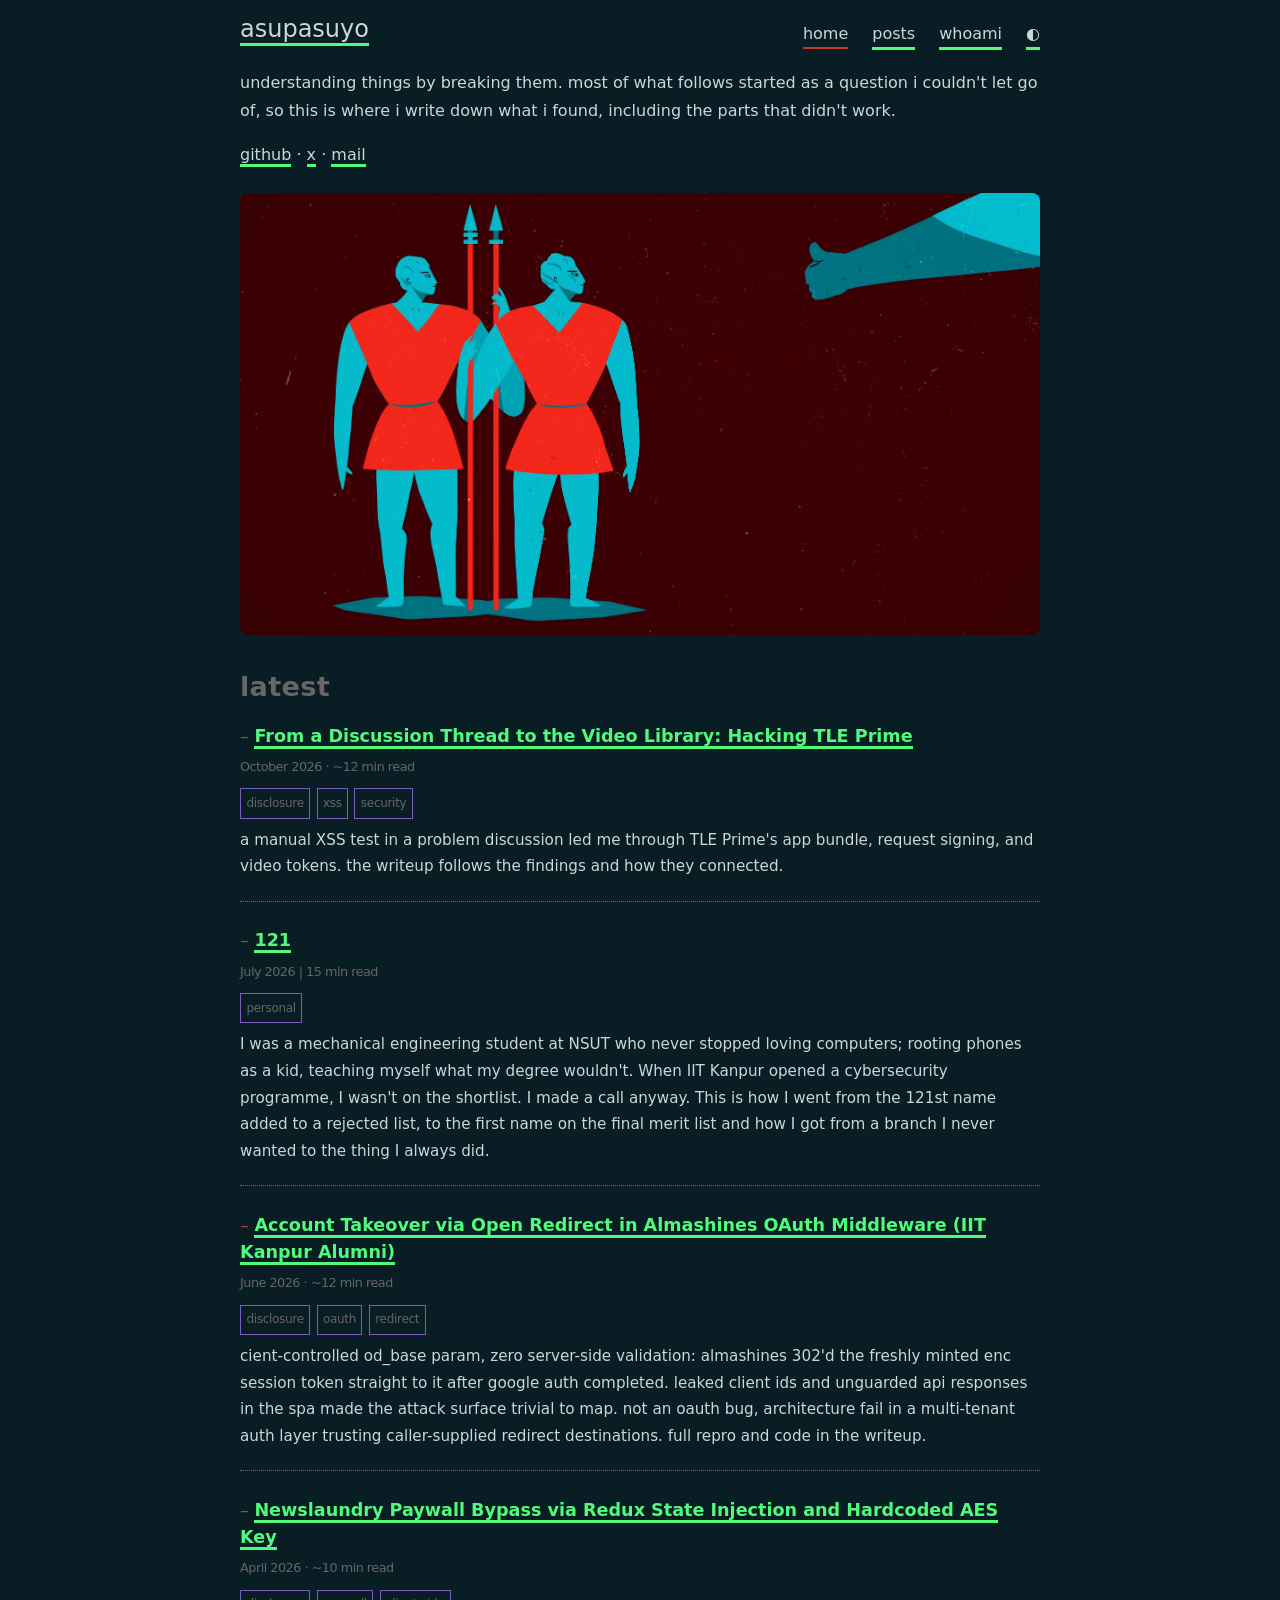
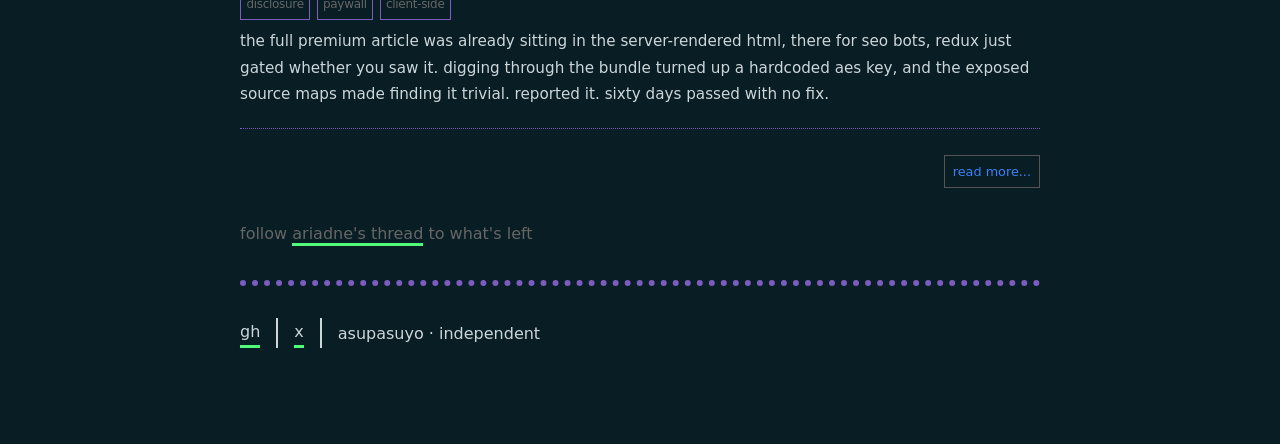
<file: index.html>
<!DOCTYPE html>
<html lang="en">
<head>
  <meta charset="UTF-8">
  <meta http-equiv="X-UA-Compatible" content="IE=edge">
  <meta name="viewport" content="width=device-width, initial-scale=1.0">
  <title>asupasuyo</title>
  <link href="css/fonts.css" rel="stylesheet"/>
  <link rel="stylesheet" type="text/css" media="screen" href="css/main.css"/>
  <link rel="stylesheet" id="darkModeStyle" type="text/css" href="css/dark.css"/>
</head>
<body>
  <div class="content">
    <header>
      <div class="main" id="main_title">
        <a href="index.html">asupasuyo</a>
      </div>
      <nav>
        <a href="index.html" class="nav-active">home</a>
        <a href="posts.html">posts</a>
        <a href="whoami.html">whoami</a>
        <a href="#" id="theme-toggle" title="toggle dark">◐</a>
      </nav>
    </header>

    <main>
      <p>understanding things by breaking them. most of what follows started as a question i couldn't let go of, so this is where i write down what i found, including the parts that didn't work.</p>

      <p><a href="https://github.com/asucodes">github</a> · <a href="https://x.com/asupasuyo">x</a> · <a href="mailto:onepetaflop@gmail.com">mail</a></p>

      <figure style="margin: 0.5em 0 1em; padding: 0; width: 100%;">
        <img src="assets/cover.png" alt="Prometheus cover art" style="border-radius: 8px; border: none; width: 100%; display: block;" />
      </figure>

      <h2 id="section-latest">latest</h2>

      <div class="post-teaser" data-tags="disclosure xss security">
        <h2><a href="posts/tle-prime.html">From a Discussion Thread to the Video Library: Hacking TLE Prime</a></h2>
        <div class="meta">October 2026 · ~12 min read</div>
        <div class="tags"><span class="tag">disclosure</span><span class="tag">xss</span><span class="tag">security</span></div>
        <p>a manual XSS test in a problem discussion led me through TLE Prime's app bundle, request signing, and video tokens. the writeup follows the findings and how they connected.</p>
      </div>

      <div class="post-teaser" data-tags="personal">
        <h2><a href="posts/121.html">121</a></h2>
        <div class="meta">July 2026 | 15 min read</div>
        <div class="tags"><span class="tag">personal</span></div>
        <p>I was a mechanical engineering student at NSUT who never stopped loving computers; rooting phones as a kid, teaching myself what my degree wouldn't. When IIT Kanpur opened a cybersecurity programme, I wasn't on the shortlist. I made a call anyway. This is how I went from the 121st name added to a rejected list, to the first name on the final merit list and how I got from a branch I never wanted to the thing I always did.</p>
      </div>

      <div class="post-teaser" data-tags="disclosure oauth redirect ato">
        <h2><a href="posts/almashines.html">Account Takeover via Open Redirect in Almashines OAuth Middleware (IIT Kanpur Alumni)</a></h2>
        <div class="meta">June 2026 · ~12 min read</div>
        <div class="tags"><span class="tag">disclosure</span><span class="tag">oauth</span><span class="tag">redirect</span></div>
        <p>cient-controlled od_base param, zero server-side validation: almashines 302'd the freshly minted enc session token straight to it after google auth completed. leaked client ids and unguarded api responses in the spa made the attack surface trivial to map. not an oauth bug, architecture fail in a multi-tenant auth layer trusting caller-supplied redirect destinations. full repro and code in the writeup.</p>
      </div>

      <div class="post-teaser" data-tags="disclosure paywall client-side">
        <h2><a href="posts/newslaundry.html">Newslaundry Paywall Bypass via Redux State Injection and Hardcoded AES Key</a></h2>
        <div class="meta">April 2026 · ~10 min read</div>
        <div class="tags"><span class="tag">disclosure</span><span class="tag">paywall</span><span class="tag">client-side</span></div>
        <p>the full premium article was already sitting in the server-rendered html, there for seo bots, redux just gated whether you saw it. digging through the bundle turned up a hardcoded aes key, and the exposed source maps made finding it trivial. reported it. sixty days passed with no fix.</p>
      </div>

      <div style="text-align: right; margin-top: 0.5em;">
        <a href="#" id="read-more" style="border: 1px solid #555; padding: 2px 8px; font-size: 0.8rem; color: #3b82f6; text-decoration: none; display: inline-block;">read more...</a>
      </div>

      <div id="other-notes" style="display: none;">
        <h2>previous writeups</h2>
        <div class="post-teaser" data-tags="network vpn dpi bypass">
          <h2><a href="posts/bypass-dpi.html">Bypassing NKN DPI for Low-Latency Gaming with VLESS + uTLS + REALITY</a></h2>
          <div class="meta">September 2025 · ~15 min read</div>
          <div class="tags"><span class="tag">network</span><span class="tag">vpn</span><span class="tag">dpi</span></div>
          <p>nsut hostel wifi was blocking chess.com and game servers "for security". tried quic and hysteria2, still got spotted. the thing that worked was vless+ws+tls with utls chrome fingerprint + reality. later joined the hostel committee, told the warden, and the overbroad blocks got walked back. full story + networking explanation + the actual hostel group reactions when 55 ping suddenly worked.</p>
        </div>

        <div class="post-teaser" data-tags="selenium bruteforce ethical">
          <h2><a href="posts/NEET-DOB-Bruteforce.html">NEET NTA Scorecard Portal Rate Limiting and Anti-CAPTCHA Weaknesses (Ethical Research)</a></h2>
          <div class="meta">June 2024 · ~8 min read</div>
          <div class="tags"><span class="tag">selenium</span><span class="tag">bruteforce</span><span class="tag">ethical</span></div>
          <p>after neet 2024 (multiple air 1s, grace marks drama, paper issues) the result lookup was still the old app-number + dob form. i got curious how trivial it was to recover a result if the app number leaked. built the selenium date walker as an independent demo of the oracle. strong ethical note + full cleaned code + selenium/headless setup in the repo.</p>
        </div>

        <div class="post-teaser" data-tags="webrtc streaming firewall">
          <h2><a href="posts/streamit.html">WebRTC Watchparty with TURN for Surviving Restrictive Firewalls</a></h2>
          <div class="meta">August 2025 · ~5 min read</div>
          <div class="tags"><span class="tag">webrtc</span><span class="tag">streaming</span><span class="tag">firewall</span></div>
          <p>native webrtc p2p watchparty (react + node + socket.io + simple-peer). worked great until the first restrictive network. a turn relay was the difference between dead and smooth. short note + full repo linked.</p>
        </div>
      </div>

      <p style="margin-top:2em; color:#666;">follow  <a href="posts.html">ariadne's thread</a> to what's left</p>
    </main>

    <footer>
      <div class="soc">
        <a href="https://github.com/asucodes">gh</a>
      </div>
      <div class="soc">
        <a href="https://x.com/asupasuyo">x</a>
      </div>
      <div class="footer-info">asupasuyo · independent</div>
    </footer>
  </div>

  <script src="js/site.js"></script>
</body>
</html>
</file>
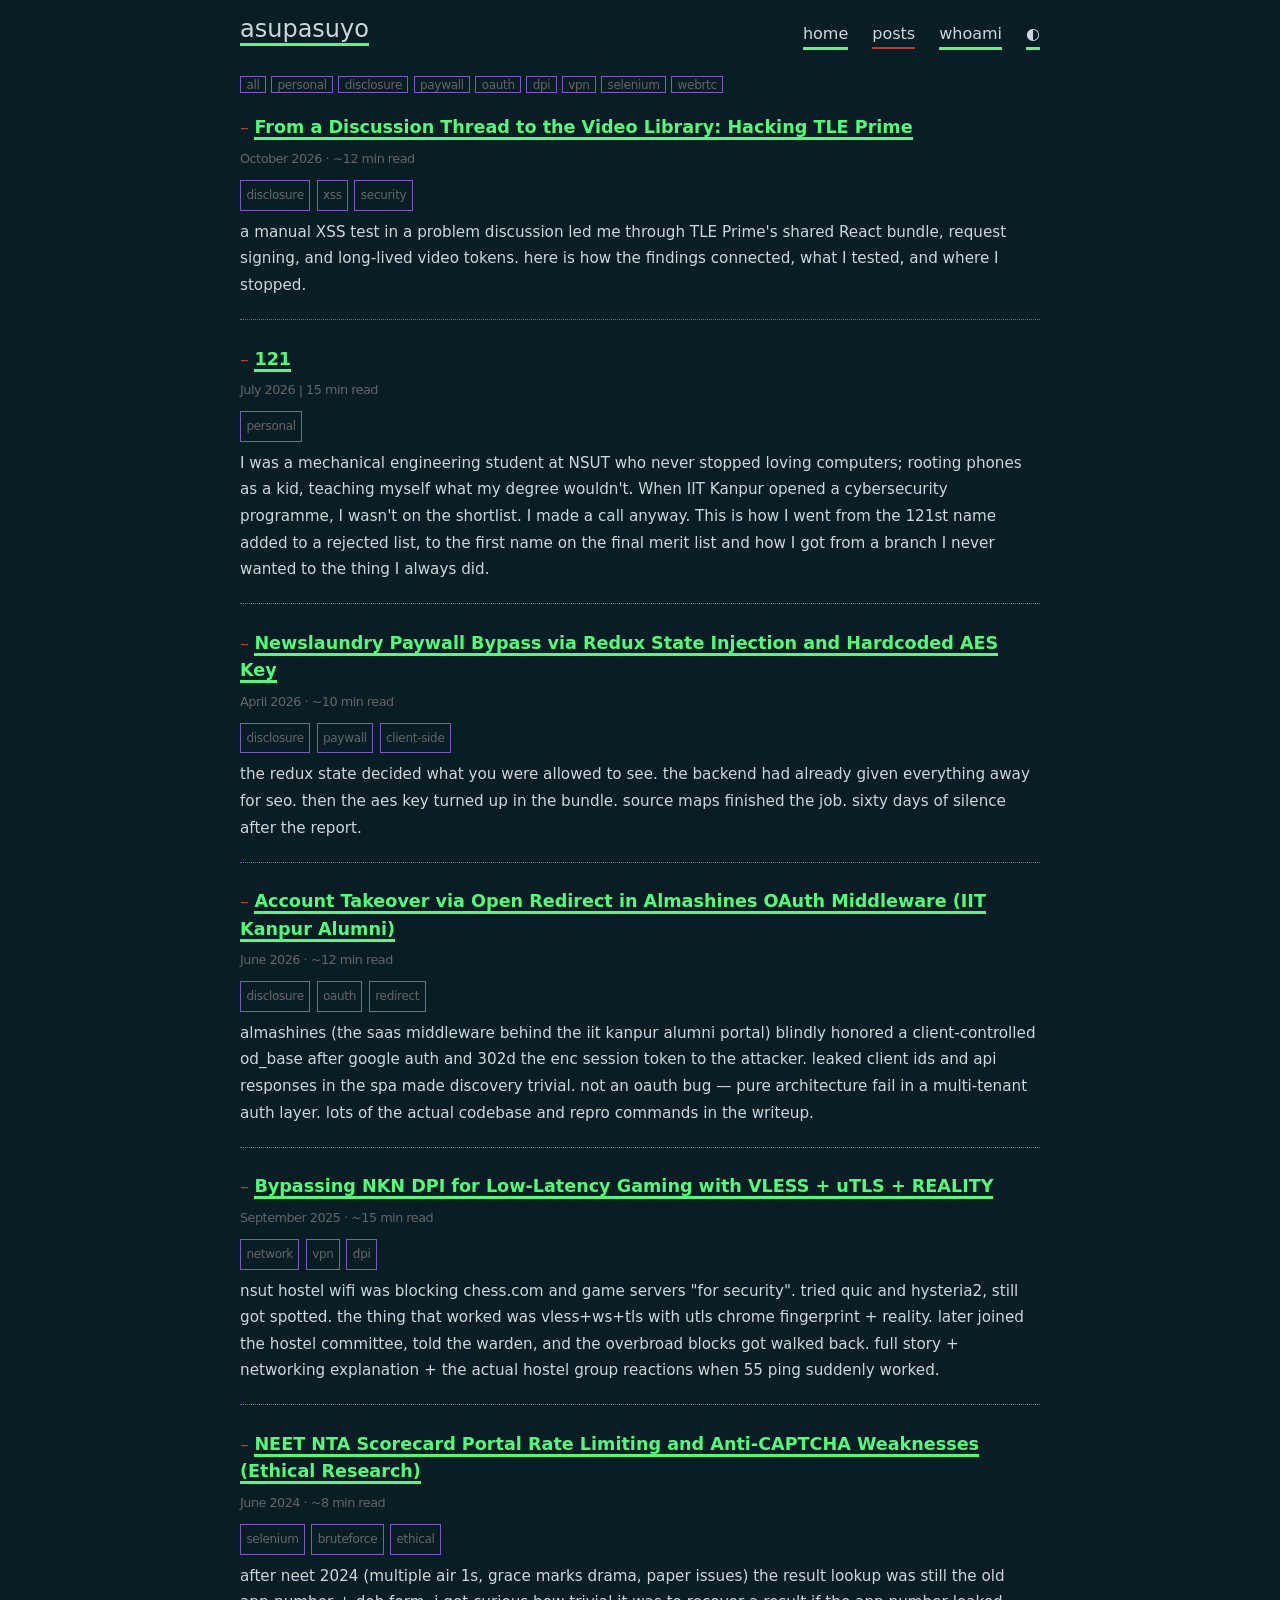
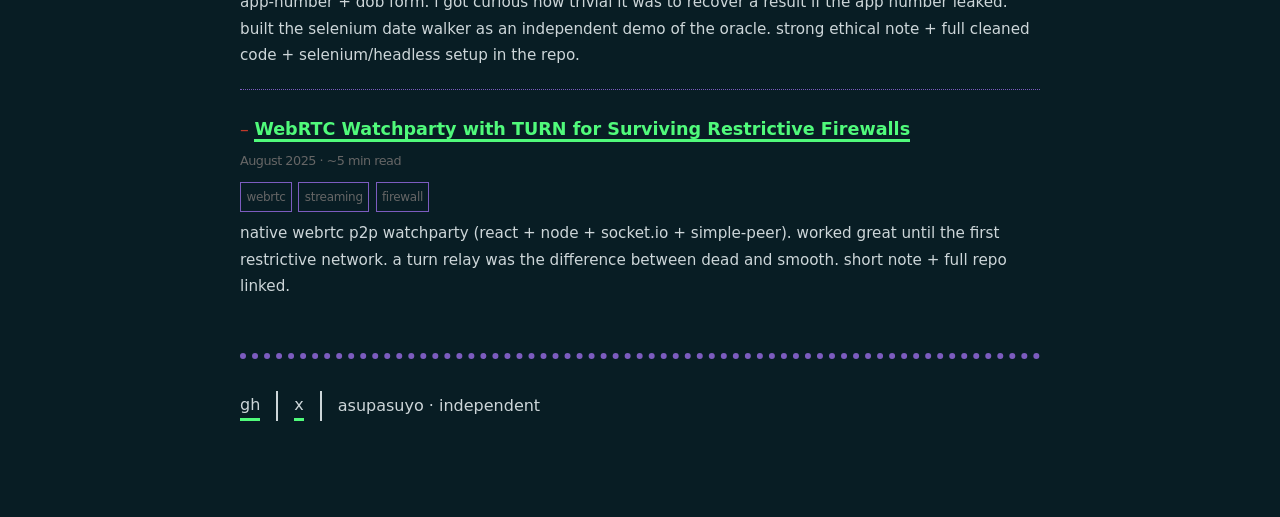
<file: posts.html>
<!DOCTYPE html>
<html lang="en">
<head>
  <meta charset="UTF-8">
  <meta http-equiv="X-UA-Compatible" content="IE=edge">
  <meta name="viewport" content="width=device-width, initial-scale=1.0">
  <title>posts - asupasuyo</title>
  <link href="css/fonts.css" rel="stylesheet"/>
  <link rel="stylesheet" type="text/css" media="screen" href="css/main.css"/>
  <link rel="stylesheet" id="darkModeStyle" type="text/css" href="css/dark.css"/>
</head>
<body>
  <div class="content">
    <header>
      <div class="main" id="main_title">
        <a href="index.html">asupasuyo</a>
      </div>
      <nav>
        <a href="index.html">home</a>
        <a href="posts.html" class="nav-active">posts</a>
        <a href="whoami.html">whoami</a>
        <a href="#" id="theme-toggle" title="toggle dark">◐</a>
      </nav>
    </header>

    <main>

      <div id="tag-filter" style="margin-bottom:1em;">
        <span class="tag" data-tag="">all</span>
        <span class="tag" data-tag="personal">personal</span>
        <span class="tag" data-tag="disclosure">disclosure</span>
        <span class="tag" data-tag="paywall">paywall</span>
        <span class="tag" data-tag="oauth">oauth</span>
        <span class="tag" data-tag="dpi">dpi</span>
        <span class="tag" data-tag="vpn">vpn</span>
        <span class="tag" data-tag="selenium">selenium</span>
        <span class="tag" data-tag="webrtc">webrtc</span>
      </div>

      <div class="post-teaser" data-tags="disclosure xss security">
        <h2><a href="posts/tle-prime.html">From a Discussion Thread to the Video Library: Hacking TLE Prime</a></h2>
        <div class="meta">October 2026 · ~12 min read</div>
        <div class="tags"><span class="tag">disclosure</span><span class="tag">xss</span><span class="tag">security</span></div>
        <p>a manual XSS test in a problem discussion led me through TLE Prime's shared React bundle, request signing, and long-lived video tokens. here is how the findings connected, what I tested, and where I stopped.</p>
      </div>

      <div class="post-teaser" data-tags="personal">
        <h2><a href="posts/121.html">121</a></h2>
        <div class="meta">July 2026 | 15 min read</div>
        <div class="tags"><span class="tag">personal</span></div>
        <p>I was a mechanical engineering student at NSUT who never stopped loving computers; rooting phones as a kid, teaching myself what my degree wouldn't. When IIT Kanpur opened a cybersecurity programme, I wasn't on the shortlist. I made a call anyway. This is how I went from the 121st name added to a rejected list, to the first name on the final merit list and how I got from a branch I never wanted to the thing I always did.</p>
      </div>

      <div class="post-teaser" data-tags="disclosure paywall client-side">
        <h2><a href="posts/newslaundry.html">Newslaundry Paywall Bypass via Redux State Injection and Hardcoded AES Key</a></h2>
        <div class="meta">April 2026 · ~10 min read</div>
        <div class="tags"><span class="tag">disclosure</span><span class="tag">paywall</span><span class="tag">client-side</span></div>
        <p>the redux state decided what you were allowed to see. the backend had already given everything away for seo. then the aes key turned up in the bundle. source maps finished the job. sixty days of silence after the report.</p>
      </div>

      <div class="post-teaser" data-tags="disclosure oauth redirect ato">
        <h2><a href="posts/almashines.html">Account Takeover via Open Redirect in Almashines OAuth Middleware (IIT Kanpur Alumni)</a></h2>
        <div class="meta">June 2026 · ~12 min read</div>
        <div class="tags"><span class="tag">disclosure</span><span class="tag">oauth</span><span class="tag">redirect</span></div>
        <p>almashines (the saas middleware behind the iit kanpur alumni portal) blindly honored a client-controlled od_base after google auth and 302d the enc session token to the attacker. leaked client ids and api responses in the spa made discovery trivial. not an oauth bug — pure architecture fail in a multi-tenant auth layer. lots of the actual codebase and repro commands in the writeup.</p>
      </div>

      <div class="post-teaser" data-tags="network vpn dpi bypass">
        <h2><a href="posts/bypass-dpi.html">Bypassing NKN DPI for Low-Latency Gaming with VLESS + uTLS + REALITY</a></h2>
        <div class="meta">September 2025 · ~15 min read</div>
        <div class="tags"><span class="tag">network</span><span class="tag">vpn</span><span class="tag">dpi</span></div>
        <p>nsut hostel wifi was blocking chess.com and game servers "for security". tried quic and hysteria2, still got spotted. the thing that worked was vless+ws+tls with utls chrome fingerprint + reality. later joined the hostel committee, told the warden, and the overbroad blocks got walked back. full story + networking explanation + the actual hostel group reactions when 55 ping suddenly worked.</p>
      </div>

      <div class="post-teaser" data-tags="selenium bruteforce ethical">
        <h2><a href="posts/NEET-DOB-Bruteforce.html">NEET NTA Scorecard Portal Rate Limiting and Anti-CAPTCHA Weaknesses (Ethical Research)</a></h2>
        <div class="meta">June 2024 · ~8 min read</div>
        <div class="tags"><span class="tag">selenium</span><span class="tag">bruteforce</span><span class="tag">ethical</span></div>
        <p>after neet 2024 (multiple air 1s, grace marks drama, paper issues) the result lookup was still the old app-number + dob form. i got curious how trivial it was to recover a result if the app number leaked. built the selenium date walker as an independent demo of the oracle. strong ethical note + full cleaned code + selenium/headless setup in the repo.</p>
      </div>

      <div class="post-teaser" data-tags="webrtc streaming firewall">
        <h2><a href="posts/streamit.html">WebRTC Watchparty with TURN for Surviving Restrictive Firewalls</a></h2>
        <div class="meta">August 2025 · ~5 min read</div>
        <div class="tags"><span class="tag">webrtc</span><span class="tag">streaming</span><span class="tag">firewall</span></div>
        <p>native webrtc p2p watchparty (react + node + socket.io + simple-peer). worked great until the first restrictive network. a turn relay was the difference between dead and smooth. short note + full repo linked.</p>
      </div>
    </main>

    <footer>
      <div class="soc"><a href="https://github.com/asucodes">gh</a></div>
      <div class="soc"><a href="https://x.com/asupasuyo">x</a></div>
      <div class="footer-info">asupasuyo · independent</div>
    </footer>
  </div>
  <script src="js/site.js"></script>
</body>
</html>
</file>
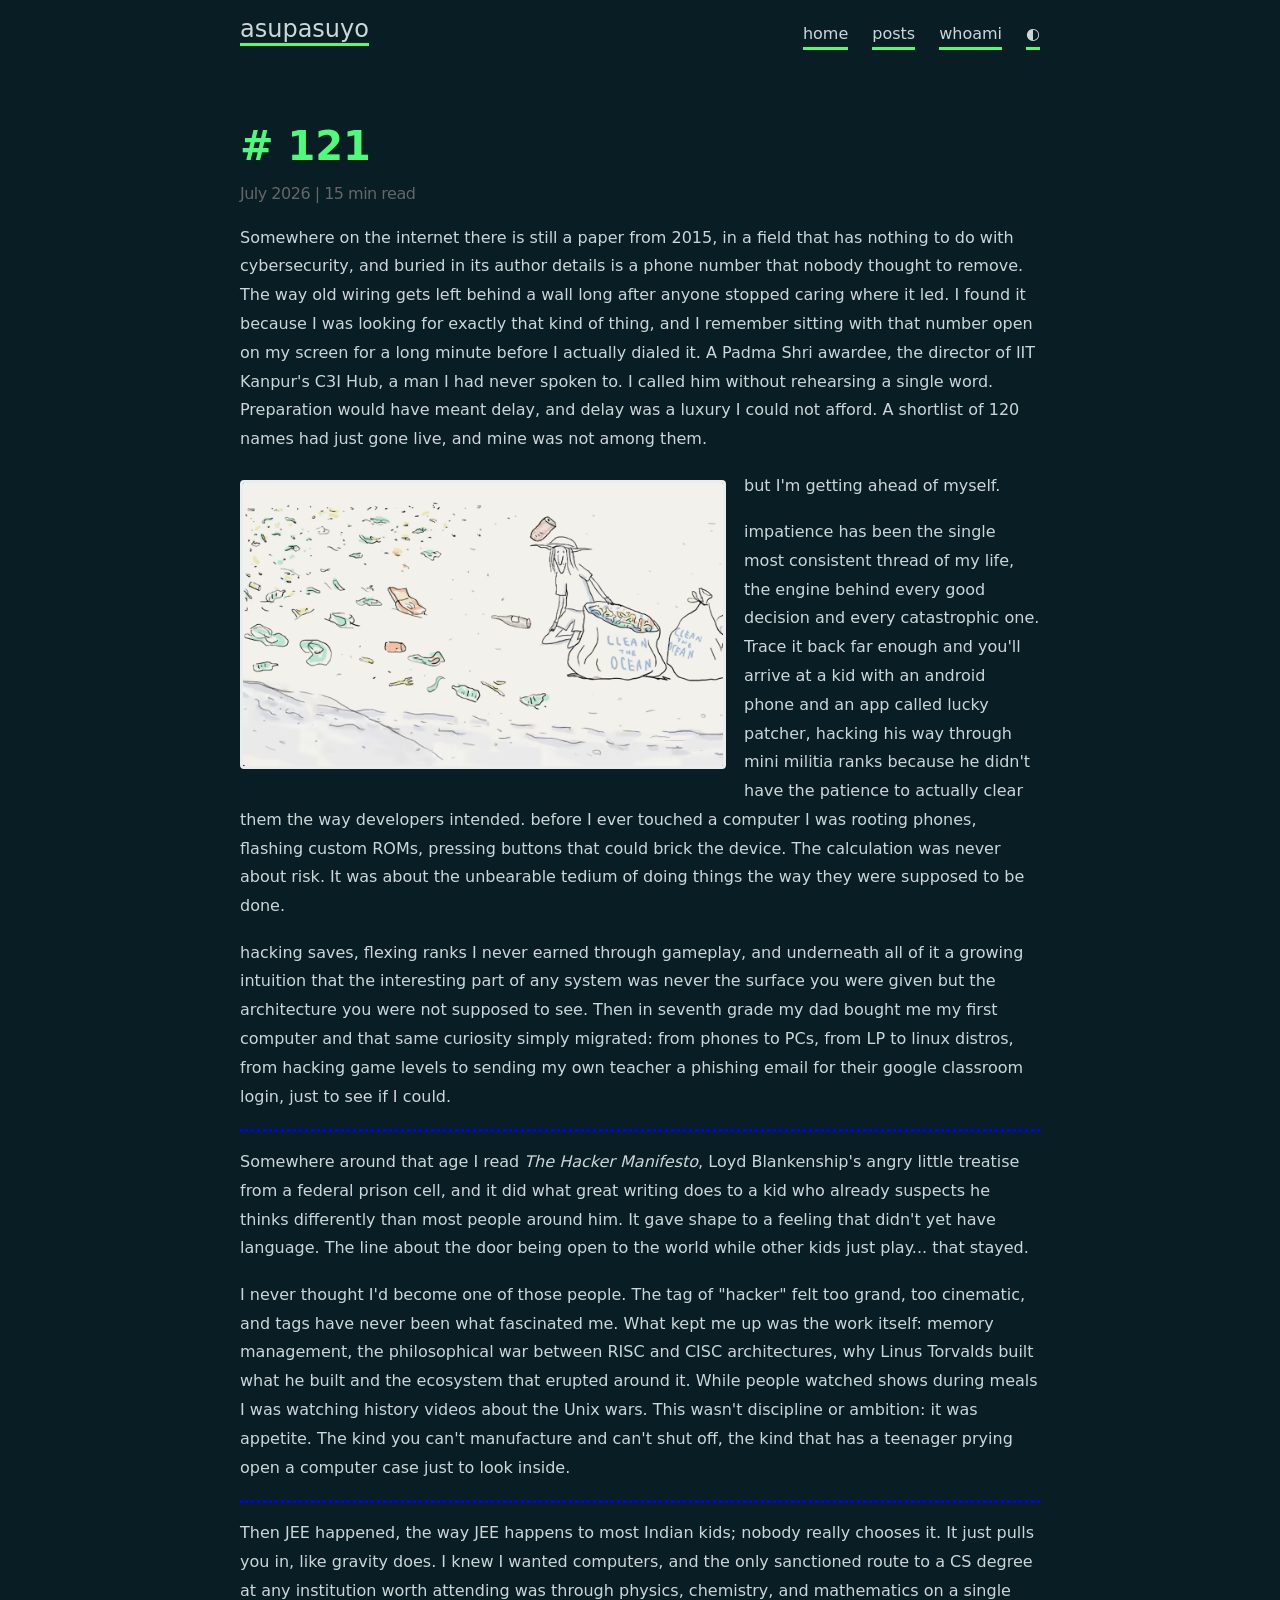
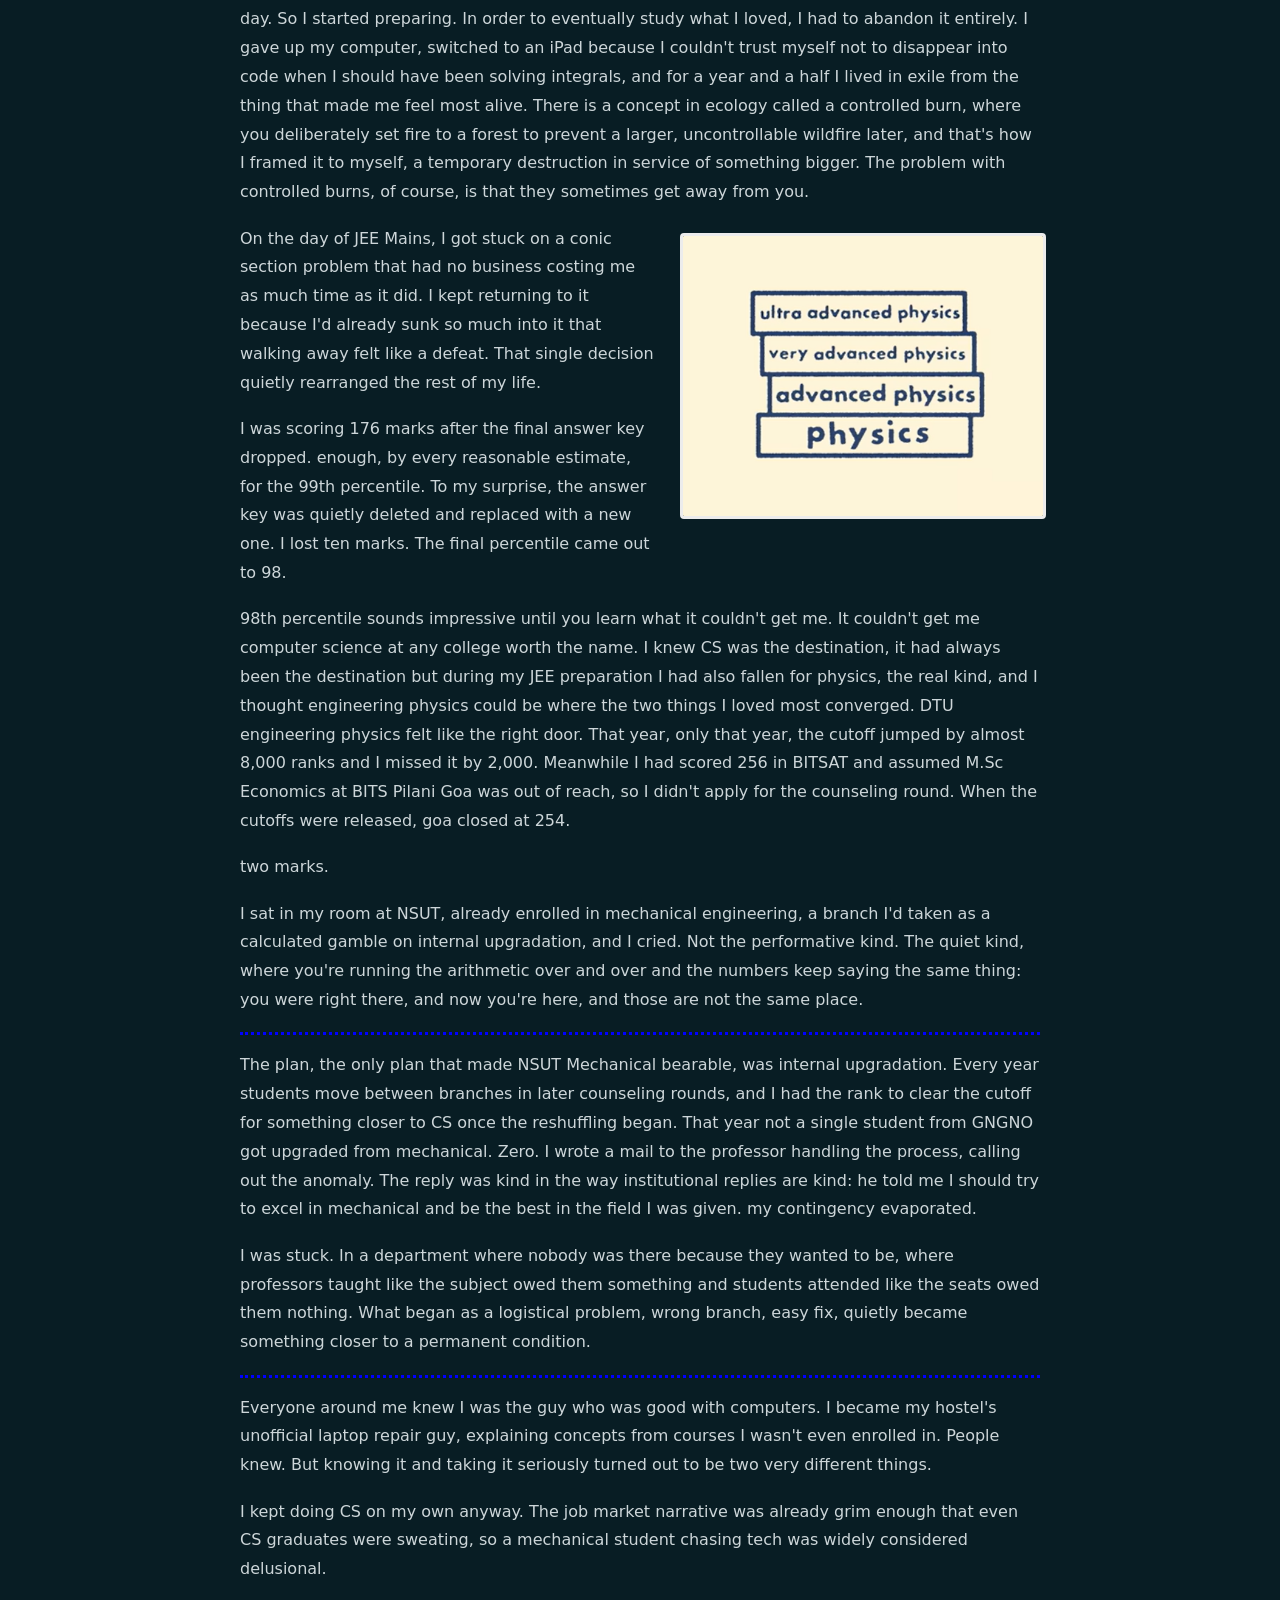
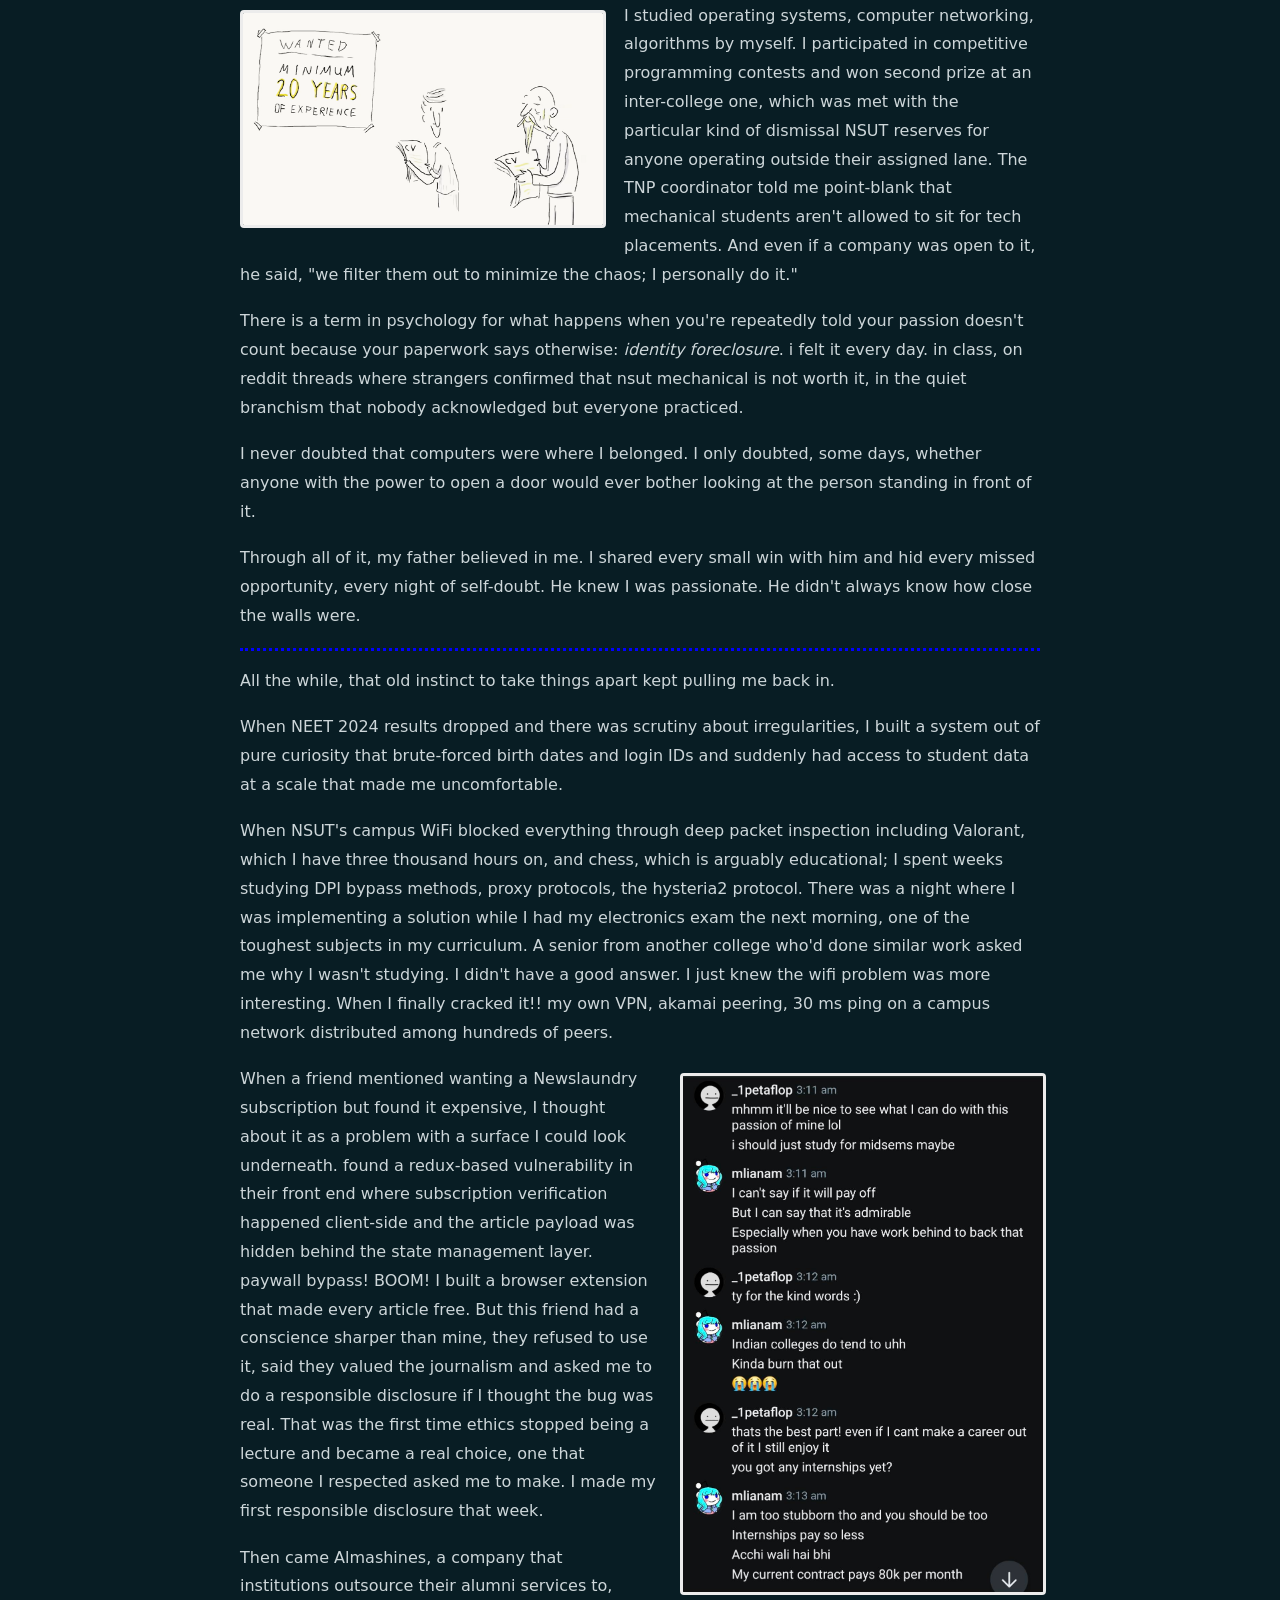
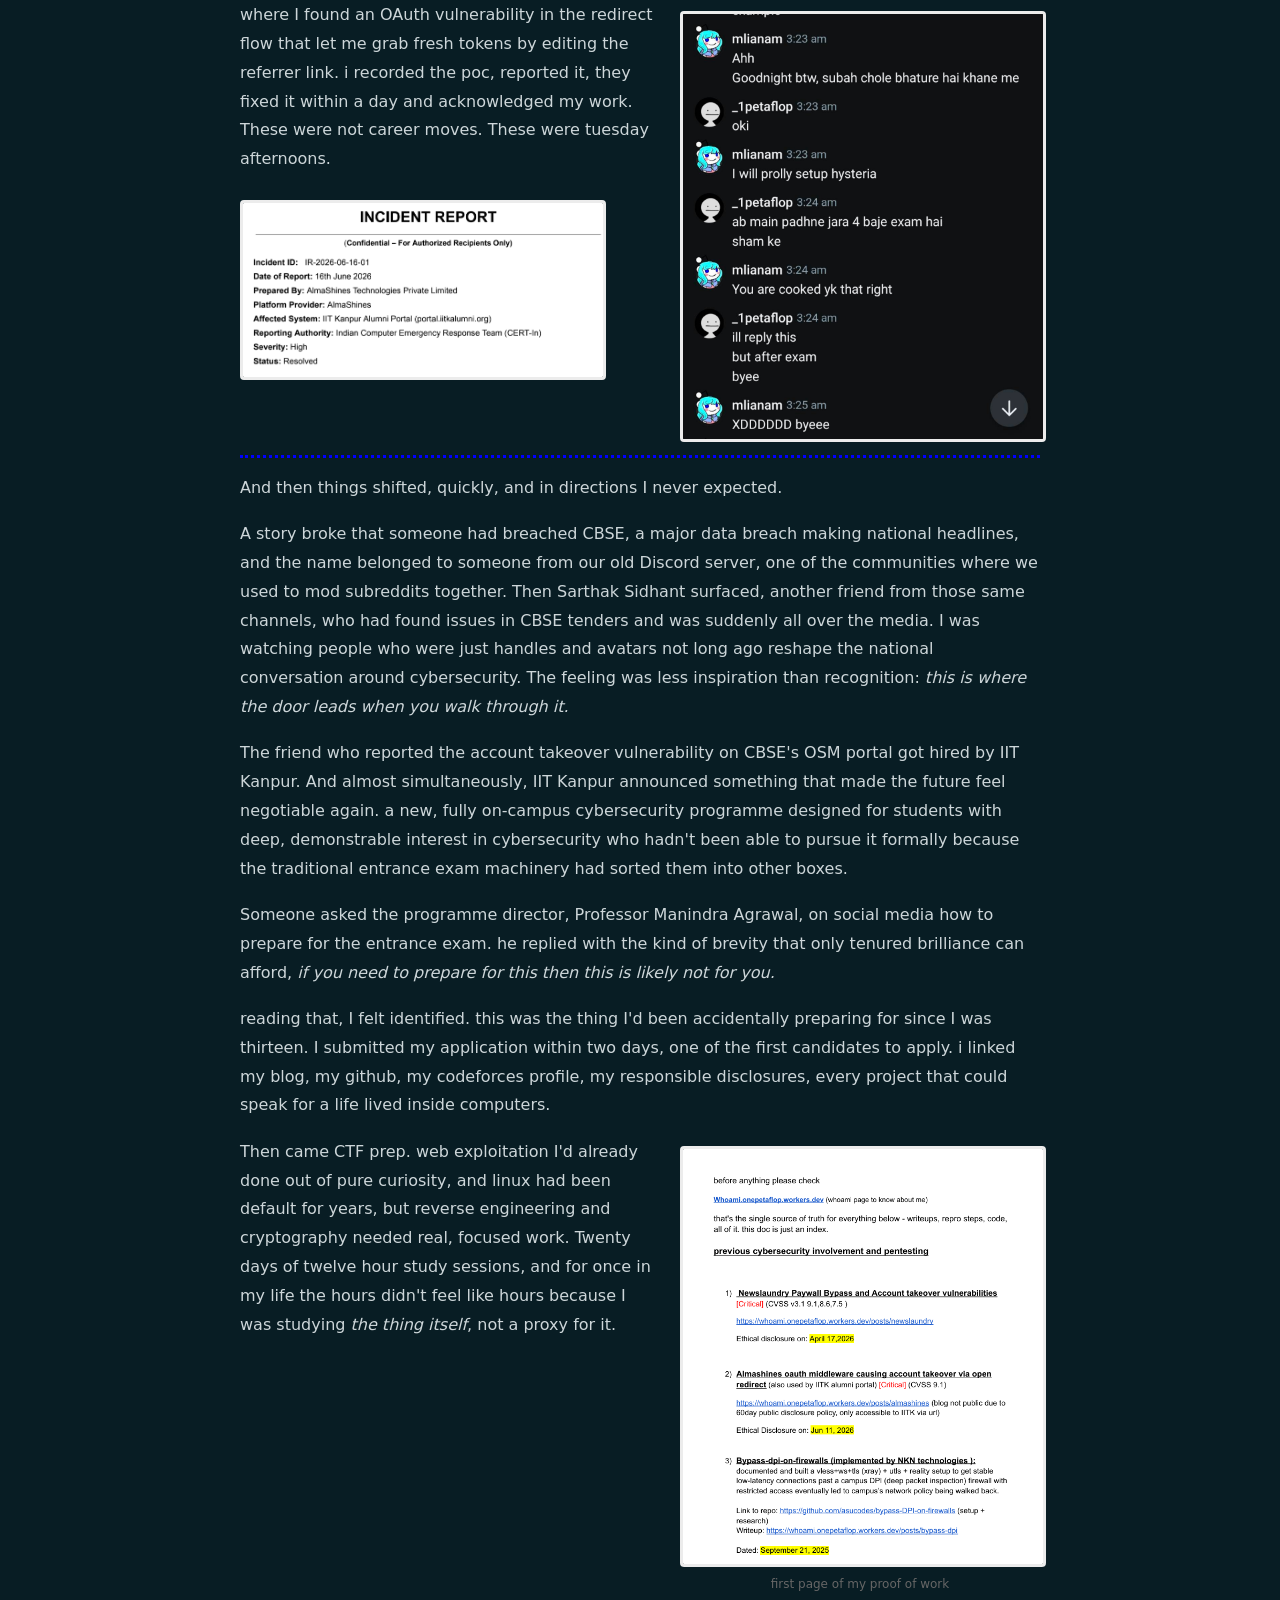
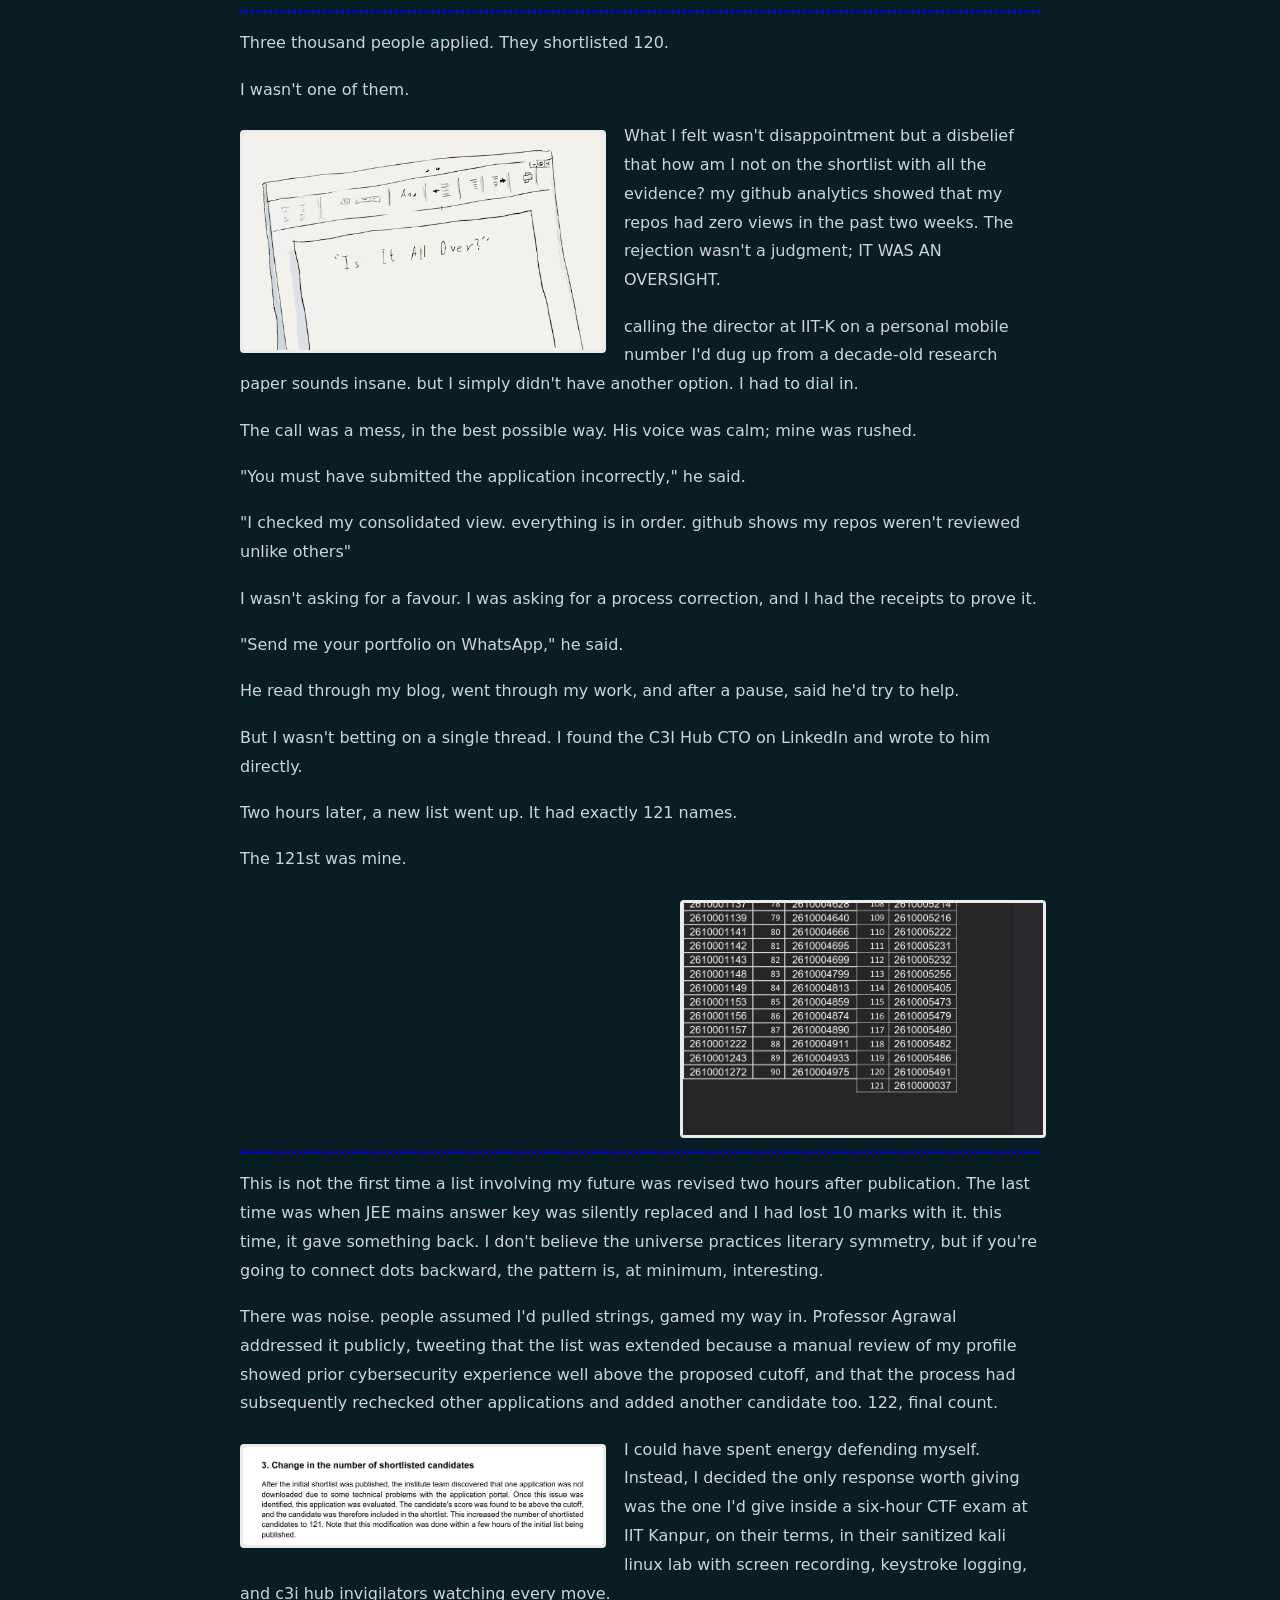
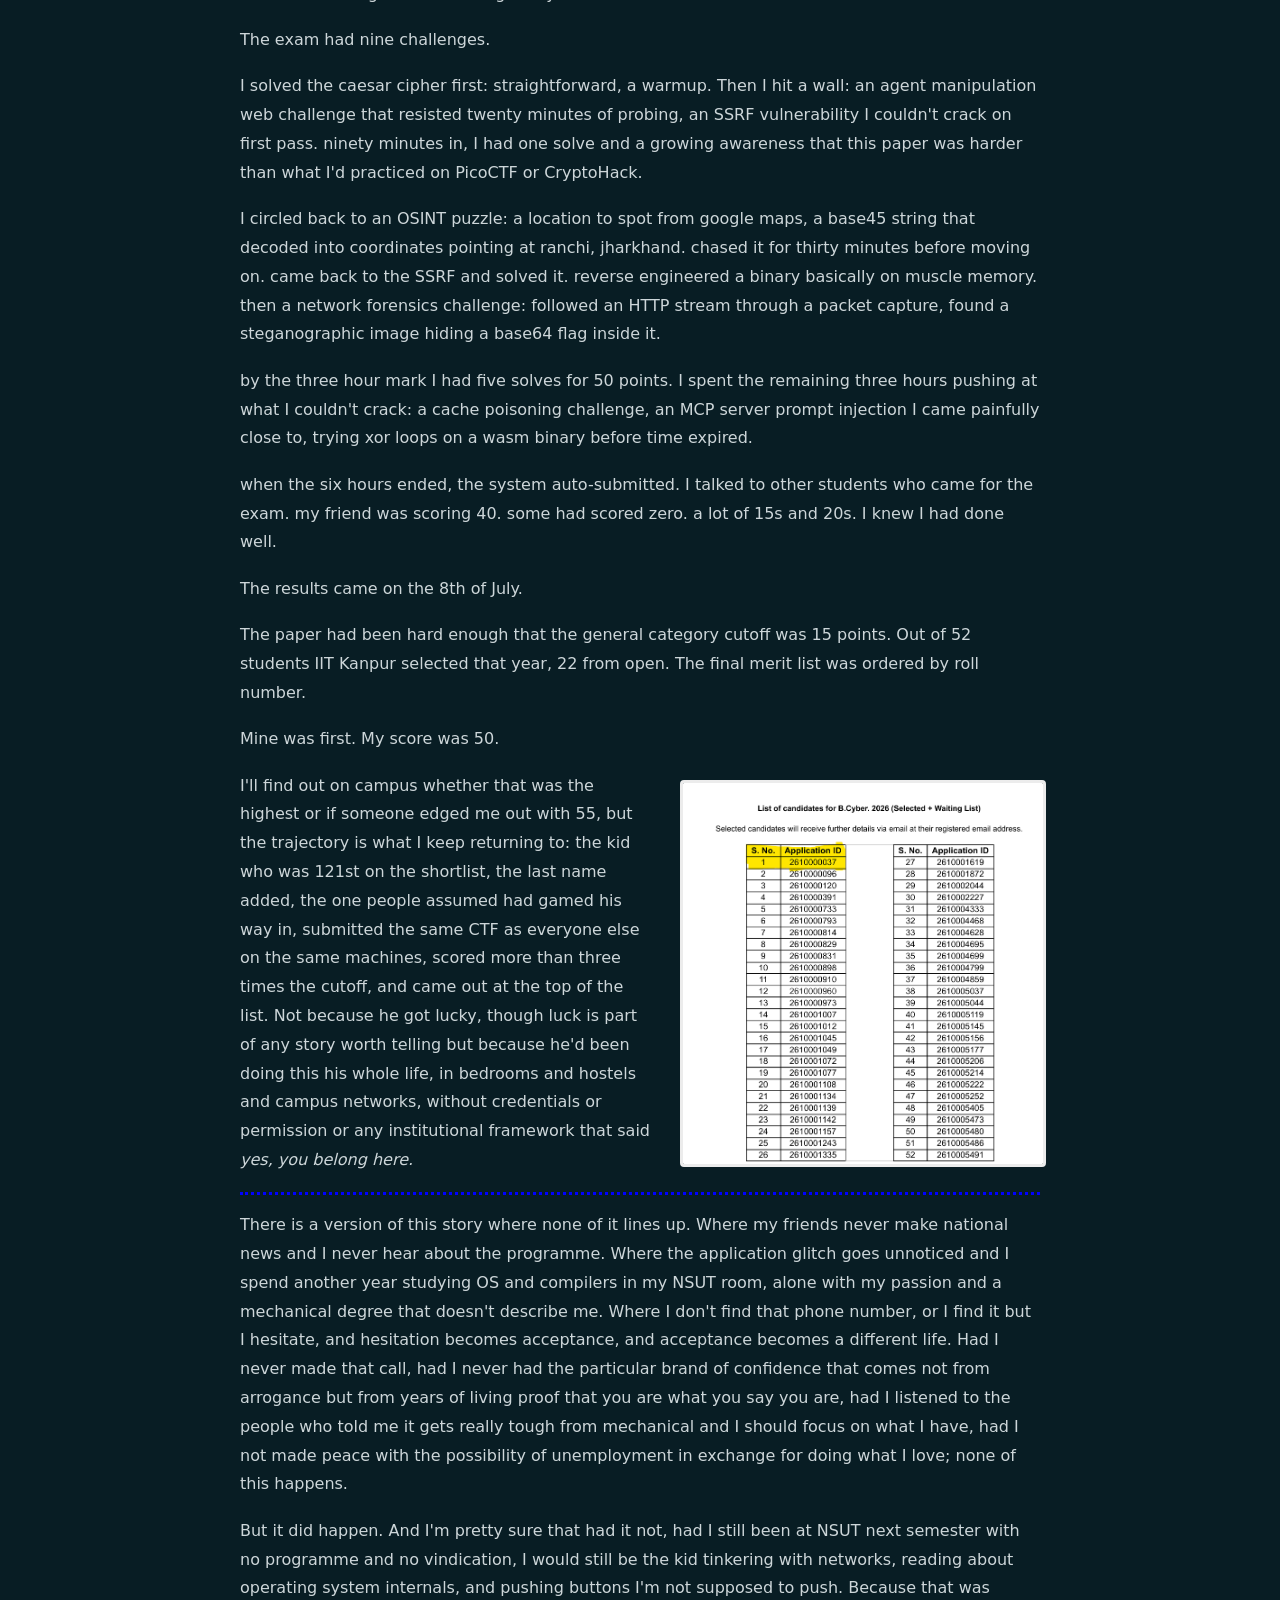
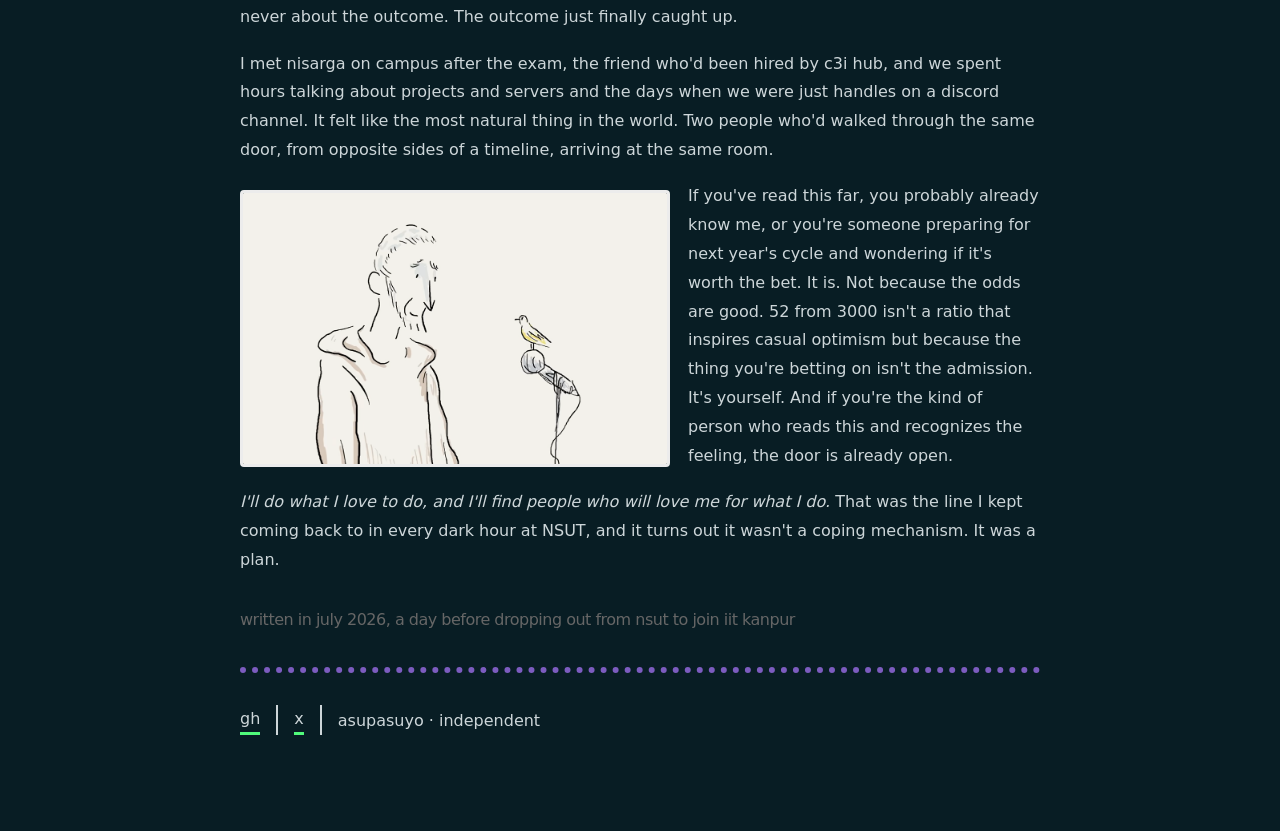
<file: posts/121.html>
<!DOCTYPE html>
<html lang="en">
<head>
  <meta charset="UTF-8">
  <meta http-equiv="X-UA-Compatible" content="IE=edge">
  <meta name="viewport" content="width=device-width, initial-scale=1.0">
  <title>121 - asupasuyo</title>
  
  <meta property="og:title" content="121" />
  <meta property="og:description" content="I was a mechanical engineering student at NSUT who never stopped loving computers; rooting phones as a kid, teaching myself what my degree wouldn't. When IIT Kanpur opened a cybersecurity programme, I wasn't on the shortlist. I made a call anyway. This is how I went from the 121st name added to a rejected list, to the first name on the final merit list and how I got from a branch I never wanted to the thing I always did." />
  <meta property="og:image" content="https://blog.onepetaflop.in/assets/121/opening_searchForPhoneNumber.png" />
  <meta property="og:type" content="article" />
  
  <meta name="twitter:card" content="summary_large_image" />
  <meta name="twitter:site" content="@asupasuyo" />
  <meta name="twitter:title" content="121" />
  <meta name="twitter:description" content="I was a mechanical engineering student at NSUT who never stopped loving computers; rooting phones as a kid, teaching myself what my degree wouldn't. When IIT Kanpur opened a cybersecurity programme, I wasn't on the shortlist. I made a call anyway. This is how I went from the 121st name added to a rejected list, to the first name on the final merit list and how I got from a branch I never wanted to the thing I always did." />
  <meta name="twitter:image" content="https://blog.onepetaflop.in/assets/121/opening_searchForPhoneNumber.png" />

  <link href="../css/fonts.css" rel="stylesheet"/>
  <link rel="stylesheet" type="text/css" media="screen" href="../css/main.css"/>
  <link rel="stylesheet" id="darkModeStyle" type="text/css" href="../css/dark.css"/>
  <style>
    h1.title {
      font-size: 2.5rem !important;
      margin-bottom: 0.5em;
    }
    .body figure {
      max-width: 45%;
      margin: 0.5em 1.5em 0.8em 0;
      float: left;
      clear: left;
      padding: 0;
    }
    .body figure:nth-of-type(even) {
      float: right;
      clear: right;
      margin: 0.5em 0 0.8em 1.5em;
    }
    .body figure.large-figure {
      max-width: 60%;
    }
    .body figure.medium-large-figure {
      max-width: 53%;
    }
    .body figure img {
      max-height: none;
      width: 100%;
      border-radius: 4px;
      display: block;
    }
    .body hr {
      clear: both;
    }
    @media (max-width: 600px) {
      .body figure,
      .body figure:nth-of-type(even),
      .body figure.large-figure,
      .body figure.medium-large-figure {
        float: none;
        max-width: 100%;
        margin: 1em 0;
      }
    }
  </style>
</head>
<body>
  <div class="content">
    <header>
      <div class="main" id="main_title">
        <a href="../index.html">asupasuyo</a>
      </div>
      <nav>
        <a href="../index.html">home</a>
        <a href="../posts.html">posts</a>
        <a href="../whoami.html">whoami</a>
        <a href="#" id="theme-toggle" title="toggle dark">◐</a>
      </nav>
    </header>

    <main>
      <article>
        <div class="title">
          <h1 class="title">121</h1>
          <div class="meta">July 2026 | 15 min read</div>
        </div>

        <section class="body">
          <p>Somewhere on the internet there is still a paper from 2015, in a field that has nothing to do with cybersecurity, and buried in its author details is a phone number that nobody thought to remove. The way old wiring gets left behind a wall long after anyone stopped caring where it led. I found it because I was looking for exactly that kind of thing, and I remember sitting with that number open on my screen for a long minute before I actually dialed it. A Padma Shri awardee, the director of IIT Kanpur's C3I Hub, a man I had never spoken to. I called him without rehearsing a single word. Preparation would have meant delay, and delay was a luxury I could not afford. A shortlist of 120 names had just gone live, and mine was not among them.</p>

          <figure class="large-figure">
            <img src="../assets/121/opening_searchForPhoneNumber.png" alt="searching for the phone number in a decade-old research paper" />
          </figure>

          <p>but I'm getting ahead of myself.</p>



          <p>impatience has been the single most consistent thread of my life, the engine behind every good decision and every catastrophic one. Trace it back far enough and you'll arrive at a kid with an android phone and an app called lucky patcher, hacking his way through mini militia ranks because he didn't have the patience to actually clear them the way developers intended. before I ever touched a computer I was rooting phones, flashing custom ROMs, pressing buttons that could brick the device. The calculation was never about risk. It was about the unbearable tedium of doing things the way they were supposed to be done.</p>

          <p>hacking saves, flexing ranks I never earned through gameplay, and underneath all of it a growing intuition that the interesting part of any system was never the surface you were given but the architecture you were not supposed to see. Then in seventh grade my dad bought me my first computer and that same curiosity simply migrated: from phones to PCs, from LP to linux distros, from hacking game levels to sending my own teacher a phishing email for their google classroom login, just to see if I could.</p>

          <hr />

          <p>Somewhere around that age I read <em>The Hacker Manifesto</em>, Loyd Blankenship's angry little treatise from a federal prison cell, and it did what great writing does to a kid who already suspects he thinks differently than most people around him. It gave shape to a feeling that didn't yet have language. The line about the door being open to the world while other kids just play... that stayed.</p>

          <p>I never thought I'd become one of those people. The tag of "hacker" felt too grand, too cinematic, and tags have never been what fascinated me. What kept me up was the work itself: memory management, the philosophical war between RISC and CISC architectures, why Linus Torvalds built what he built and the ecosystem that erupted around it. While people watched shows during meals I was watching history videos about the Unix wars. This wasn't discipline or ambition: it was appetite. The kind you can't manufacture and can't shut off, the kind that has a teenager prying open a computer case just to look inside.</p>

          <hr />

          <p>Then JEE happened, the way JEE happens to most Indian kids; nobody really chooses it. It just pulls you in, like gravity does. I knew I wanted computers, and the only sanctioned route to a CS degree at any institution worth attending was through physics, chemistry, and mathematics on a single day. So I started preparing. In order to eventually study what I loved, I had to abandon it entirely. I gave up my computer, switched to an iPad because I couldn't trust myself not to disappear into code when I should have been solving integrals, and for a year and a half I lived in exile from the thing that made me feel most alive. There is a concept in ecology called a controlled burn, where you deliberately set fire to a forest to prevent a larger, uncontrollable wildfire later, and that's how I framed it to myself, a temporary destruction in service of something bigger. The problem with controlled burns, of course, is that they sometimes get away from you.</p>

          <figure>
            <img src="../assets/121/jee.png" alt="JEE result showing the percentile" />
          </figure>

          <p>On the day of JEE Mains, I got stuck on a conic section problem that had no business costing me as much time as it did. I kept returning to it because I'd already sunk so much into it that walking away felt like a defeat. That single decision quietly rearranged the rest of my life.</p>

          <p>I was scoring 176 marks after the final answer key dropped. enough, by every reasonable estimate, for the 99th percentile. To my surprise, the answer key was quietly deleted and replaced with a new one. I lost ten marks. The final percentile came out to 98.</p>

          <p>98th percentile sounds impressive until you learn what it couldn't get me. It couldn't get me computer science at any college worth the name. I knew CS was the destination, it had always been the destination but during my JEE preparation I had also fallen for physics, the real kind, and I thought engineering physics could be where the two things I loved most converged. DTU engineering physics felt like the right door. That year, only that year, the cutoff jumped by almost 8,000 ranks and I missed it by 2,000. Meanwhile I had scored 256 in BITSAT and assumed M.Sc Economics at BITS Pilani Goa was out of reach, so I didn't apply for the counseling round. When the cutoffs were released, goa closed at 254.</p>

          <p>two marks.</p>

          <p>I sat in my room at NSUT, already enrolled in mechanical engineering, a branch I'd taken as a calculated gamble on internal upgradation, and I cried. Not the performative kind. The quiet kind, where you're running the arithmetic over and over and the numbers keep saying the same thing: you were right there, and now you're here, and those are not the same place.</p>

          <hr />

          <p>The plan, the only plan that made NSUT Mechanical bearable, was internal upgradation. Every year students move between branches in later counseling rounds, and I had the rank to clear the cutoff for something closer to CS once the reshuffling began. That year not a single student from GNGNO got upgraded from mechanical. Zero. I wrote a mail to the professor handling the process, calling out the anomaly. The reply was kind in the way institutional replies are kind: he told me I should try to excel in mechanical and be the best in the field I was given. my contingency evaporated.</p>

          <p>I was stuck. In a department where nobody was there because they wanted to be, where professors taught like the subject owed them something and students attended like the seats owed them nothing. What began as a logistical problem, wrong branch, easy fix, quietly became something closer to a permanent condition.</p>

          <hr />

          <p>Everyone around me knew I was the guy who was good with computers. I became my hostel's unofficial laptop repair guy, explaining concepts from courses I wasn't even enrolled in. People knew. But knowing it and taking it seriously turned out to be two very different things.</p>

          <p>I kept doing CS on my own anyway. The job market narrative was already grim enough that even CS graduates were sweating, so a mechanical student chasing tech was widely considered delusional.</p>

          <figure>
            <img src="../assets/121/csJobMarketCookedIn2026.png" alt="commentary about the CS job market being tough in 2026" />
          </figure>

          <p>I studied operating systems, computer networking, algorithms by myself. I participated in competitive programming contests and won second prize at an inter-college one, which was met with the particular kind of dismissal NSUT reserves for anyone operating outside their assigned lane. The TNP coordinator told me point-blank that mechanical students aren't allowed to sit for tech placements. And even if a company was open to it, he said, "we filter them out to minimize the chaos; I personally do it."</p>

          <p>There is a term in psychology for what happens when you're repeatedly told your passion doesn't count because your paperwork says otherwise: <em>identity foreclosure</em>. i felt it every day. in class, on reddit threads where strangers confirmed that nsut mechanical is not worth it, in the quiet branchism that nobody acknowledged but everyone practiced.</p>

          <p>I never doubted that computers were where I belonged. I only doubted, some days, whether anyone with the power to open a door would ever bother looking at the person standing in front of it.</p>

          <p>Through all of it, my father believed in me. I shared every small win with him and hid every missed opportunity, every night of self-doubt. He knew I was passionate. He didn't always know how close the walls were.</p>

          <hr />

          <p>All the while, that old instinct to take things apart kept pulling me back in.</p>

          <p>When NEET 2024 results dropped and there was scrutiny about irregularities, I built a system out of pure curiosity that brute-forced birth dates and login IDs and suddenly had access to student data at a scale that made me uncomfortable.</p>

          <p>When NSUT's campus WiFi blocked everything through deep packet inspection including Valorant, which I have three thousand hours on, and chess, which is arguably educational; I spent weeks studying DPI bypass methods, proxy protocols, the hysteria2 protocol. There was a night where I was implementing a solution while I had my electronics exam the next morning, one of the toughest subjects in my curriculum. A senior from another college who'd done similar work asked me why I wasn't studying. I didn't have a good answer. I just knew the wifi problem was more interesting. When I finally cracked it!! my own VPN, akamai peering, 30 ms ping on a campus network distributed among hundreds of peers.</p>

          <figure>
            <img src="../assets/121/convoBeforeElectronicsExamPart1.jpg" alt="conversation before electronics exam part 1" style="margin-bottom: 1em;" />
            <img src="../assets/121/convoBeforeElectronicsExamPart2.jpg" alt="conversation before electronics exam part 2" />
          </figure>

          <p>When a friend mentioned wanting a Newslaundry subscription but found it expensive, I thought about it as a problem with a surface I could look underneath. found a redux-based vulnerability in their front end where subscription verification happened client-side and the article payload was hidden behind the state management layer. paywall bypass! BOOM! I built a browser extension that made every article free. But this friend had a conscience sharper than mine, they refused to use it, said they valued the journalism and asked me to do a responsible disclosure if I thought the bug was real. That was the first time ethics stopped being a lecture and became a real choice, one that someone I respected asked me to make. I made my first responsible disclosure that week.</p>

          <p>Then came Almashines, a company that institutions outsource their alumni services to, where I found an OAuth vulnerability in the redirect flow that let me grab fresh tokens by editing the referrer link. i recorded the poc, reported it, they fixed it within a day and acknowledged my work. These were not career moves. These were tuesday afternoons.</p>

          <figure>
            <img src="../assets/121/almashinesCERTINconfirmation.png" alt="almashines cert-in confirmation" />
          </figure>

          <hr />

          <p>And then things shifted, quickly, and in directions I never expected.</p>

          <p>A story broke that someone had breached CBSE, a major data breach making national headlines, and the name belonged to someone from our old Discord server, one of the communities where we used to mod subreddits together. Then Sarthak Sidhant surfaced, another friend from those same channels, who had found issues in CBSE tenders and was suddenly all over the media. I was watching people who were just handles and avatars not long ago reshape the national conversation around cybersecurity. The feeling was less inspiration than recognition: <em>this is where the door leads when you walk through it.</em></p>

          <p>The friend who reported the account takeover vulnerability on CBSE's OSM portal got hired by IIT Kanpur. And almost simultaneously, IIT Kanpur announced something that made the future feel negotiable again. a new, fully on-campus cybersecurity programme designed for students with deep, demonstrable interest in cybersecurity who hadn't been able to pursue it formally because the traditional entrance exam machinery had sorted them into other boxes.</p>

          <p>Someone asked the programme director, Professor Manindra Agrawal, on social media how to prepare for the entrance exam. he replied with the kind of brevity that only tenured brilliance can afford, <em>if you need to prepare for this then this is likely not for you.</em></p>

          <p>reading that, I felt identified. this was the thing I'd been accidentally preparing for since I was thirteen. I submitted my application within two days, one of the first candidates to apply. i linked my blog, my github, my codeforces profile, my responsible disclosures, every project that could speak for a life lived inside computers.</p>

          <figure>
            <img src="../assets/121/frontpageOfMyApplicationIsubmitted.png" alt="front page of the application submitted to IIT Kanpur" />
            <figcaption>first page of my proof of work</figcaption>
          </figure>

          <p>Then came CTF prep. web exploitation I'd already done out of pure curiosity, and linux had been default for years, but reverse engineering and cryptography needed real, focused work. Twenty days of twelve hour study sessions, and for once in my life the hours didn't feel like hours because I was studying <em>the thing itself</em>, not a proxy for it.</p>

          <hr />

          <p>Three thousand people applied. They shortlisted 120.</p>

          <p>I wasn't one of them.</p>

          <figure>
            <img src="../assets/121/name_not_on_list.png" alt="the shortlist of 120 names (author's name not on it)" />
          </figure>

          <p>What I felt wasn't disappointment but a disbelief that how am I not on the shortlist with all the evidence? my github analytics showed that my repos had zero views in the past two weeks. The rejection wasn't a judgment; IT WAS AN OVERSIGHT.</p>

          <p>calling the director at IIT-K on a personal mobile number I'd dug up from a decade-old research paper sounds insane. but I simply didn't have another option. I had to dial in.</p>

          <p>The call was a mess, in the best possible way. His voice was calm; mine was rushed.</p>

          <p>"You must have submitted the application incorrectly," he said.</p>

          <p>"I checked my consolidated view. everything is in order. github shows my repos weren't reviewed unlike others"</p>

          <p>I wasn't asking for a favour. I was asking for a process correction, and I had the receipts to prove it.</p>

          <p>"Send me your portfolio on WhatsApp," he said.</p>

          <p>He read through my blog, went through my work, and after a pause, said he'd try to help.</p>

          <p>But I wasn't betting on a single thread. I found the C3I Hub CTO on LinkedIn and wrote to him directly.</p>

          <p>Two hours later, a new list went up. It had exactly 121 names.</p>

          <p>The 121st was mine.</p>

          <figure>
            <img src="../assets/121/121stNameonList.png" alt="updated shortlist showing 121 names (author's name as the 121st entry)" />
          </figure>

          <hr />

          <p>This is not the first time a list involving my future was revised two hours after publication. The last time was when JEE mains answer key was silently replaced and I had lost 10 marks with it. this time, it gave something back. I don't believe the universe practices literary symmetry, but if you're going to connect dots backward, the pattern is, at minimum, interesting.</p>

          <p>There was noise. people assumed I'd pulled strings, gamed my way in. Professor Agrawal addressed it publicly, tweeting that the list was extended because a manual review of my profile showed prior cybersecurity experience well above the proposed cutoff, and that the process had subsequently rechecked other applications and added another candidate too. 122, final count.</p>

          <figure>
            <img src="../assets/121/changeInShorlisting.png" alt="Professor Manindra Agrawal's tweet explaining why the list was extended to 121" />
          </figure>

          <p>I could have spent energy defending myself. Instead, I decided the only response worth giving was the one I'd give inside a six-hour CTF exam at IIT Kanpur, on their terms, in their sanitized kali linux lab with screen recording, keystroke logging, and c3i hub invigilators watching every move.</p>



          <p>The exam had nine challenges.</p>

          <p>I solved the caesar cipher first: straightforward, a warmup. Then I hit a wall: an agent manipulation web challenge that resisted twenty minutes of probing, an SSRF vulnerability I couldn't crack on first pass. ninety minutes in, I had one solve and a growing awareness that this paper was harder than what I'd practiced on PicoCTF or CryptoHack.</p>

          <p>I circled back to an OSINT puzzle: a location to spot from google maps, a base45 string that decoded into coordinates pointing at ranchi, jharkhand. chased it for thirty minutes before moving on. came back to the SSRF and solved it. reverse engineered a binary basically on muscle memory. then a network forensics challenge: followed an HTTP stream through a packet capture, found a steganographic image hiding a base64 flag inside it.</p>

          <p>by the three hour mark I had five solves for 50 points. I spent the remaining three hours pushing at what I couldn't crack: a cache poisoning challenge, an MCP server prompt injection I came painfully close to, trying xor loops on a wasm binary before time expired.</p>

          <p>when the six hours ended, the system auto-submitted. I talked to other students who came for the exam. my friend was scoring 40. some had scored zero. a lot of 15s and 20s. I knew I had done well.</p>



          <p>The results came on the 8th of July.</p>

          <p>The paper had been hard enough that the general category cutoff was 15 points. Out of 52 students IIT Kanpur selected that year, 22 from open. The final merit list was ordered by roll number.</p>

          <p>Mine was first. My score was 50.</p>

          <figure>
            <img src="../assets/121/1st_nameOnFinalList.png" alt="final merit list with author's name appearing first" />
          </figure>

          <p>I'll find out on campus whether that was the highest or if someone edged me out with 55, but the trajectory is what I keep returning to: the kid who was 121st on the shortlist, the last name added, the one people assumed had gamed his way in, submitted the same CTF as everyone else on the same machines, scored more than three times the cutoff, and came out at the top of the list. Not because he got lucky, though luck is part of any story worth telling but because he'd been doing this his whole life, in bedrooms and hostels and campus networks, without credentials or permission or any institutional framework that said <em>yes, you belong here.</em></p>

          <hr />

          <p>There is a version of this story where none of it lines up. Where my friends never make national news and I never hear about the programme. Where the application glitch goes unnoticed and I spend another year studying OS and compilers in my NSUT room, alone with my passion and a mechanical degree that doesn't describe me. Where I don't find that phone number, or I find it but I hesitate, and hesitation becomes acceptance, and acceptance becomes a different life. Had I never made that call, had I never had the particular brand of confidence that comes not from arrogance but from years of living proof that you are what you say you are, had I listened to the people who told me it gets really tough from mechanical and I should focus on what I have, had I not made peace with the possibility of unemployment in exchange for doing what I love; none of this happens.</p>

          <p>But it did happen. And I'm pretty sure that had it not, had I still been at NSUT next semester with no programme and no vindication, I would still be the kid tinkering with networks, reading about operating system internals, and pushing buttons I'm not supposed to push. Because that was never about the outcome. The outcome just finally caught up.</p>

          <p>I met nisarga on campus after the exam, the friend who'd been hired by c3i hub, and we spent hours talking about projects and servers and the days when we were just handles on a discord channel. It felt like the most natural thing in the world. Two people who'd walked through the same door, from opposite sides of a timeline, arriving at the same room.</p>

          <figure class="medium-large-figure">
            <img src="../assets/121/closing_scne.png" alt="closing scene" />
          </figure>

          <p>If you've read this far, you probably already know me, or you're someone preparing for next year's cycle and wondering if it's worth the bet. It is. Not because the odds are good. 52 from 3000 isn't a ratio that inspires casual optimism but because the thing you're betting on isn't the admission. It's yourself. And if you're the kind of person who reads this and recognizes the feeling, the door is already open.</p>

          <p><em>I'll do what I love to do, and I'll find people who will love me for what I do.</em> That was the line I kept coming back to in every dark hour at NSUT, and it turns out it wasn't a coping mechanism. It was a plan.</p>

          <p class="meta" style="margin-top:2em;">written in july 2026, a day before dropping out from nsut to join iit kanpur</p>
        </section>
      </article>
    </main>

    <footer>
      <div class="soc"><a href="https://github.com/asucodes">gh</a></div>
      <div class="soc"><a href="https://x.com/asupasuyo">x</a></div>
      <div class="footer-info">asupasuyo · independent</div>
    </footer>
  </div>
  <script src="../js/site.js"></script>
</body>
</html>
</file>
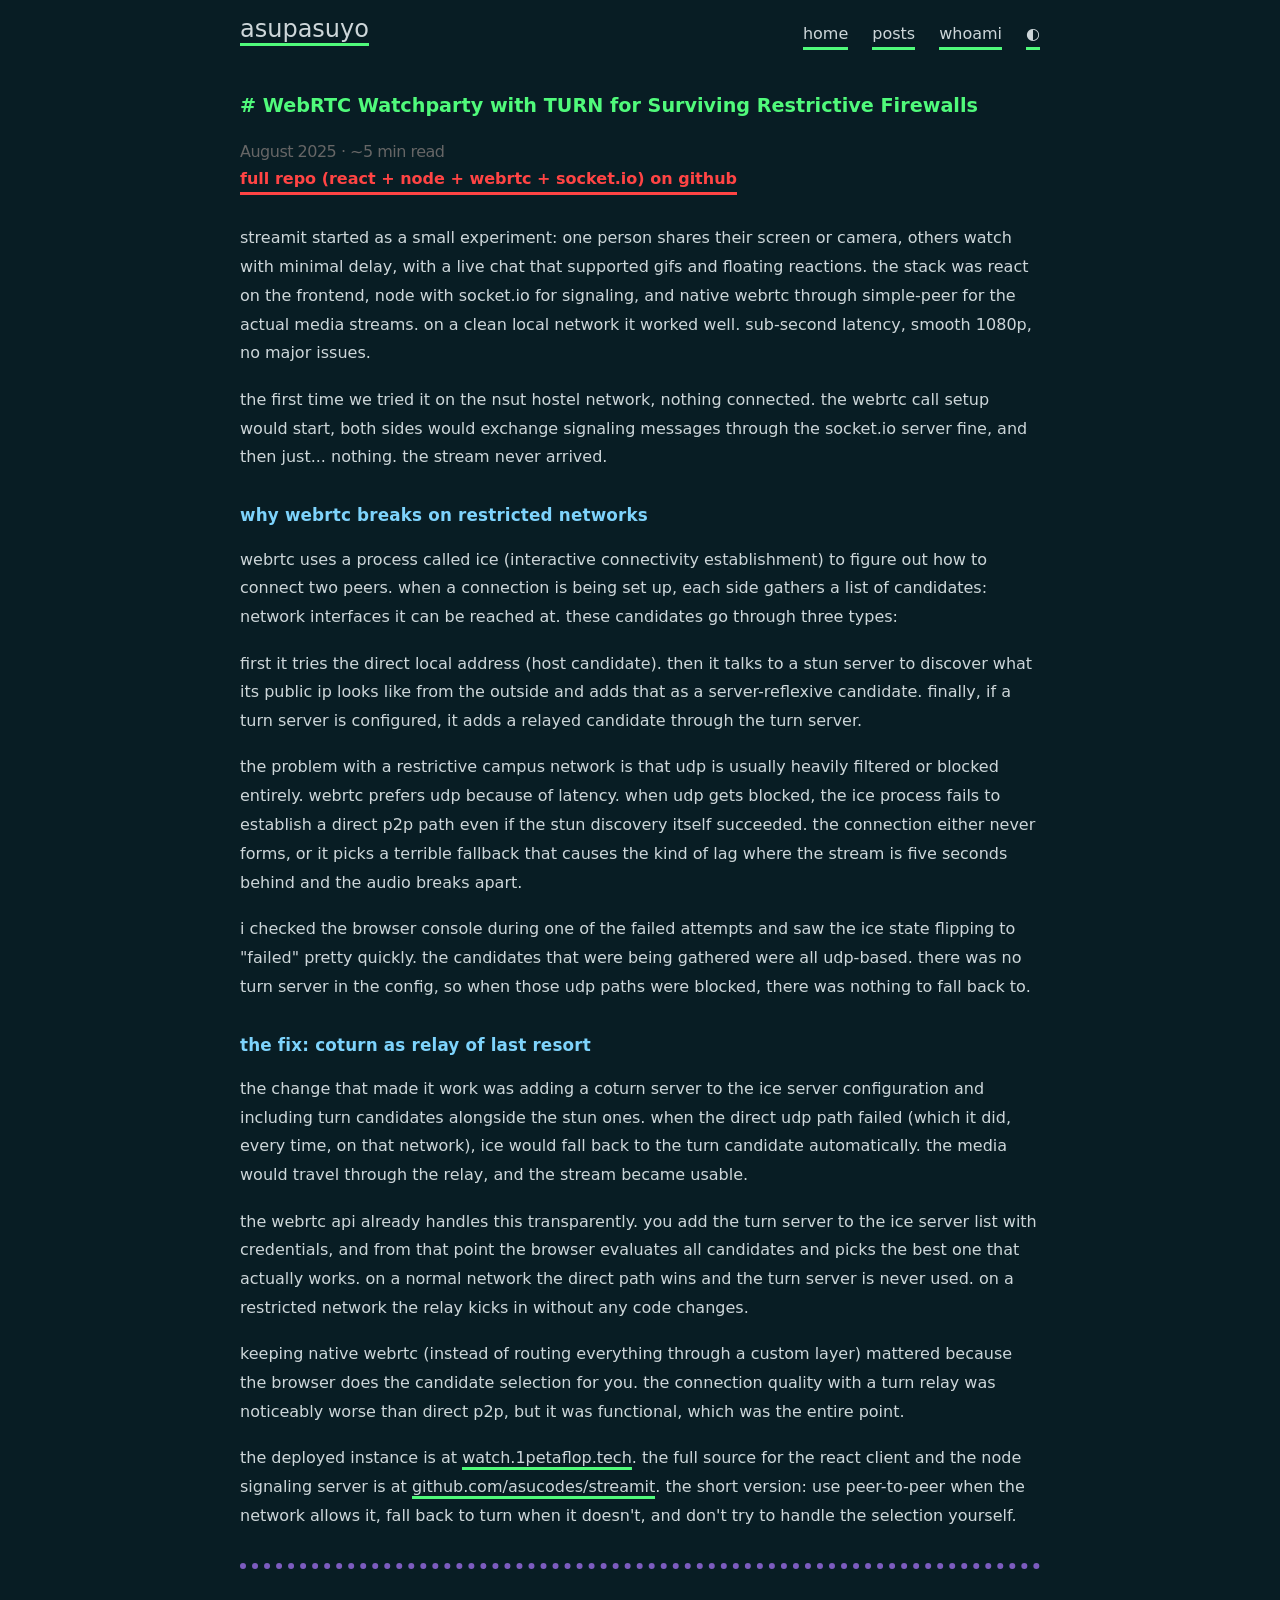
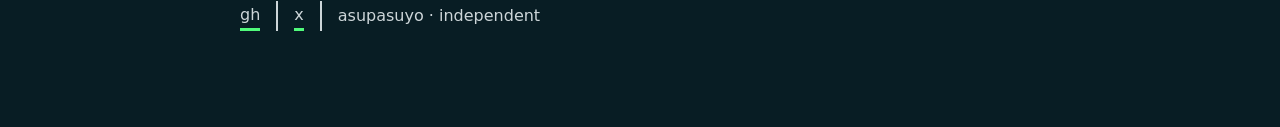
<file: posts/streamit.html>
<!DOCTYPE html>
<html lang="en">
<head>
  <meta charset="UTF-8">
  <meta http-equiv="X-UA-Compatible" content="IE=edge">
  <meta name="viewport" content="width=device-width, initial-scale=1.0">
  <title>WebRTC Watchparty + TURN for Firewalls - asupasuyo</title>
  <meta property="og:title" content="WebRTC Watchparty + TURN for Firewalls"/>
  <meta property="og:description" content="webrtc watchparty and surviving firewalls"/>
  <meta name="description" content="webrtc watchparty and surviving firewalls"/>
  <link href="../css/fonts.css" rel="stylesheet"/>
  <link rel="stylesheet" type="text/css" media="screen" href="../css/main.css"/>
  <link rel="stylesheet" id="darkModeStyle" type="text/css" href="../css/dark.css"/>
</head>
<body>
  <div class="content">
    <header>
      <div class="main" id="main_title">
        <a href="../index.html">asupasuyo</a>
      </div>
      <nav>
        <a href="../index.html">home</a>
        <a href="../posts.html">posts</a>
        <a href="../whoami.html">whoami</a>
        <a href="#" id="theme-toggle" title="toggle dark">◐</a>
      </nav>
    </header>

    <main>
      <article>
        <div class="title">
          <h1 class="title">WebRTC Watchparty with TURN for Surviving Restrictive Firewalls</h1>
          <div class="meta">August 2025 · ~5 min read</div>
          <a href="https://github.com/asucodes/streamit" class="repo-link">full repo (react + node + webrtc + socket.io) on github</a>
        </div>

        <section class="body">
          <p>streamit started as a small experiment: one person shares their screen or camera, others watch with minimal delay, with a live chat that supported gifs and floating reactions. the stack was react on the frontend, node with socket.io for signaling, and native webrtc through simple-peer for the actual media streams. on a clean local network it worked well. sub-second latency, smooth 1080p, no major issues.</p>

          <p>the first time we tried it on the nsut hostel network, nothing connected. the webrtc call setup would start, both sides would exchange signaling messages through the socket.io server fine, and then just... nothing. the stream never arrived.</p>

          <h2>why webrtc breaks on restricted networks</h2>

          <p>webrtc uses a process called ice (interactive connectivity establishment) to figure out how to connect two peers. when a connection is being set up, each side gathers a list of candidates: network interfaces it can be reached at. these candidates go through three types:</p>

          <p>first it tries the direct local address (host candidate). then it talks to a stun server to discover what its public ip looks like from the outside and adds that as a server-reflexive candidate. finally, if a turn server is configured, it adds a relayed candidate through the turn server.</p>

          <p>the problem with a restrictive campus network is that udp is usually heavily filtered or blocked entirely. webrtc prefers udp because of latency. when udp gets blocked, the ice process fails to establish a direct p2p path even if the stun discovery itself succeeded. the connection either never forms, or it picks a terrible fallback that causes the kind of lag where the stream is five seconds behind and the audio breaks apart.</p>

          <p>i checked the browser console during one of the failed attempts and saw the ice state flipping to "failed" pretty quickly. the candidates that were being gathered were all udp-based. there was no turn server in the config, so when those udp paths were blocked, there was nothing to fall back to.</p>

          <h2>the fix: coturn as relay of last resort</h2>

          <p>the change that made it work was adding a coturn server to the ice server configuration and including turn candidates alongside the stun ones. when the direct udp path failed (which it did, every time, on that network), ice would fall back to the turn candidate automatically. the media would travel through the relay, and the stream became usable.</p>

          <p>the webrtc api already handles this transparently. you add the turn server to the ice server list with credentials, and from that point the browser evaluates all candidates and picks the best one that actually works. on a normal network the direct path wins and the turn server is never used. on a restricted network the relay kicks in without any code changes.</p>

          <p>keeping native webrtc (instead of routing everything through a custom layer) mattered because the browser does the candidate selection for you. the connection quality with a turn relay was noticeably worse than direct p2p, but it was functional, which was the entire point.</p>

          <p>the deployed instance is at <a href="https://watch.1petaflop.tech">watch.1petaflop.tech</a>. the full source for the react client and the node signaling server is at <a href="https://github.com/asucodes/streamit">github.com/asucodes/streamit</a>. the short version: use peer-to-peer when the network allows it, fall back to turn when it doesn't, and don't try to handle the selection yourself.</p>
        </section>
      </article>
    </main>

    <footer>
      <div class="soc"><a href="https://github.com/asucodes">gh</a></div>
      <div class="soc"><a href="https://x.com/asupasuyo">x</a></div>
      <div class="footer-info">asupasuyo · independent</div>
    </footer>
  </div>
  <script src="../js/site.js"></script>
</body>
</html>
</file>
<file: css/fonts.css>
/* fira-sans-regular - latin */
@font-face {
  font-family: 'Fira Sans';
  font-style: normal;
  font-weight: 400;
  src: url('../fonts/fira-sans-v10-latin-regular.eot'); /* IE9 Compat Modes */
  src: local('Fira Sans Regular'), local('FiraSans-Regular'),
       url('../fonts/fira-sans-v10-latin-regular.eot?#iefix') format('embedded-opentype'), /* IE6-IE8 */
       url('../fonts/fira-sans-v10-latin-regular.woff2') format('woff2'), /* Super Modern Browsers */
       url('../fonts/fira-sans-v10-latin-regular.woff') format('woff'), /* Modern Browsers */
       url('../fonts/fira-sans-v10-latin-regular.ttf') format('truetype'), /* Safari, Android, iOS */
       url('../fonts/fira-sans-v10-latin-regular.svg#FiraSans') format('svg'); /* Legacy iOS */
}
/* roboto-mono-regular - latin */
@font-face {  
  font-family: 'Roboto Mono';
  font-style: normal;
  font-weight: 400;  
  src: url('../fonts/roboto-mono-v12-latin-regular.eot'); /* IE9 Compat Modes */
  src: url('../fonts/roboto-mono-v12-latin-regular.eot?#iefix') format('embedded-opentype'), /* IE6-IE8 */
       url('../fonts/roboto-mono-v12-latin-regular.woff2') format('woff2'), /* Super Modern Browsers */
       url('../fonts/roboto-mono-v12-latin-regular.woff') format('woff'), /* Modern Browsers */
       url('../fonts/roboto-mono-v12-latin-regular.ttf') format('truetype'), /* Safari, Android, iOS */
       url('../fonts/roboto-mono-v12-latin-regular.svg#RobotoMono') format('svg'); /* Legacy iOS */
}
/* ibm-plex-mono-500italic - latin */
@font-face {
  font-family: 'IBM Plex Mono';
  font-style: italic;
  font-weight: 500;
  src: url('../fonts/ibm-plex-mono-v6-latin-500italic.eot'); /* IE9 Compat Modes */
  src: local('IBM Plex Mono Medium Italic'), local('IBMPlexMono-MediumItalic'),
       url('../fonts/ibm-plex-mono-v6-latin-500italic.eot?#iefix') format('embedded-opentype'), /* IE6-IE8 */
       url('../fonts/ibm-plex-mono-v6-latin-500italic.woff2') format('woff2'), /* Super Modern Browsers */
       url('../fonts/ibm-plex-mono-v6-latin-500italic.woff') format('woff'), /* Modern Browsers */
       url('../fonts/ibm-plex-mono-v6-latin-500italic.ttf') format('truetype'), /* Safari, Android, iOS */
       url('../fonts/ibm-plex-mono-v6-latin-500italic.svg#IBMPlexMono') format('svg'); /* Legacy iOS */
}
</file>
<file: css/main.css>
/* Markdown */
:root {
  --maincolor: #c0392b;
  --bordercl: #7c5cbf;
  --callouctcolor: dodgerblue;
  --hovercolor: #1a1a2e;
  --darkMaincolor: #50fa7b;
}

html {
  color: #232333;
  font-family: system-ui, -apple-system, BlinkMacSystemFont, "Segoe UI", Roboto, Helvetica, Arial, sans-serif;
  font-size: 16px;
  line-height: 1.7em;
}

body {
  display: block;
  margin: 8px;
  padding: 0 4px;
}

* {
  -webkit-tap-highlight-color: rgba(0, 0, 0, 0);
}

@keyframes intro {
  0% {
    opacity: 0.01;
  }

  100% {
    opacity: 1;
  }
}

.content {
  animation: intro 0.3s both;
  animation-delay: 0.15s;
}

::selection {
  background: var(--maincolor);
  color: #fff;
}

p {
  /* font-family: 'Fira Sans', sans-serif; */
  line-height: 1.75;
}

article p {
  line-height: 1.8;
  margin-bottom: 1.1em;
}

hr {
  border: 0;
  border-top: 3px dotted var(--bordercl);
  margin: 1em 0;
}

blockquote {
  border-left: 3px solid var(--bordercl);
  color: #737373;
  margin: 0;
  padding-left: 1em;
}

a {
  border-bottom: 3px solid var(--maincolor);
  color: inherit;
  text-decoration: none;
}

a:hover {
  background-color: var(--hovercolor);
  color: #fff;
}

ul {
  list-style: none;
  padding-left: 2ch;
}

ul li {
  text-indent: -2ch;
}

ul > li::before {
  content: "* ";
  font-weight: bold;
}

/* Images */
img {
  border: 3px solid #ececec;
  max-width: 100%;
}

figure {
  box-sizing: border-box;
  display: inline-block;
  margin: 0;
  max-width: 100%;
}

figure img {
  max-height: 500px;
}

@media screen and (min-width: 600px) {
  figure {
    padding: 0 40px;
  }
}

figure h4 {
  font-size: 1rem;
  margin: 0;
  margin-bottom: 1em;
}

figure h4::before {
  content: "↳ ";
}

/* Code blocks */
code, pre {
  font-family: ui-monospace, SFMono-Regular, Menlo, Monaco, Consolas, "Liberation Mono", "Courier New", monospace;
}

code {
  background-color: #f0f0f0;
  color: #b91c1c;
  padding: 0.1em 0.3em;
  border-radius: 2px;
  font-size: 0.93em;
}

pre {
  background-color: #f5f5f5;
  border-left: 3px solid var(--bordercl);
  line-height: 1.5;
  overflow-x: auto;
  padding: 1em 1.2em;
}

pre code {
  color: inherit;
  background: transparent;
}

.highlight pre ::selection {
  background: rgba(255, 255, 255, 0.2);
  color: inherit;
}

pre code {
  background-color: transparent;
  color: inherit;
  font-size: 100%;
  padding: 0;
}

/* Containers */
.content {
  margin-bottom: 4em;
  margin-left: auto;
  margin-right: auto;
  max-width: 800px;
  padding: 0 1ch;
  word-wrap: break-word;
}

/* Header */
header {
  display: flex;
  flex-wrap: wrap;
  justify-content: space-between;
  margin: 1em 0;
}

header nav {
  display: flex;
  gap: 1.5rem;
  align-items: center;
}

header .main {
  font-size: 1.5rem;
}

h1,
h2,
h3,
h4,
h5,
h6 {
  font-size: 1.2rem;
  margin-top: 2em;
}

h2 {
  font-size: 1.5rem;
}

#section-latest {
  font-size: 1.7rem;
  margin-top: 0.5em;
  color: #666;
}
#section-latest::before {
  content: "" !important;
}

article h2,
article h3,
article h4,
main > h2 {
  font-size: 1.05rem;
  margin-top: 1.8em;
  color: dodgerblue;
  letter-spacing: 0.01em;
}


h1::before {
  color: var(--maincolor);
  content: "# ";
}

.repo-link {
  color: #ff4444 !important;
  font-weight: bold;
  border-bottom: 3px solid #ff4444;
  display: inline-block;
  margin-bottom: 0.8em;
}

.poc-video {
  color: #ff4444;
  font-weight: bold;
}

.reaction {
  margin: 1em 0;
  border: 2px solid #444;
}

.reaction figcaption {
  color: #50fa7b;
  font-style: normal;
}

.footer-info a {
  color: #ff0000 !important;
  text-decoration: none !important;
  border-bottom: none !important;
}

.chat-embed {
  background: #111;
  border: 1px solid #444;
  padding: 0.5em;
  margin: 0.5em 0;
  font-family: monospace;
  font-size: 0.8rem;
  white-space: pre-wrap;
  color: #ddd;
}

/* only h1 gets the # prefix — section headings inside articles read cleaner without it */
h2::before,
h3::before,
h4::before,
h5::before,
h6::before {
  content: "";
}

/* but headings on non-article pages (home, posts list) keep a subtle marker */
.post-teaser h2::before,
main > h2::before {
  color: var(--maincolor);
  content: "– ";
  font-weight: 400;
}

.meta {
  color: #666;
  letter-spacing: -0.5px;
}

/* Footer */
footer {
  display: flex;
  align-items: center;
  border-top: 0.4rem dotted var(--bordercl);
  padding: 2rem 0rem;
  margin-top: 2rem;
}

.soc {
  display: flex;
  align-items: center;
  padding-right: 1rem;
  margin-right: 1rem;
  border-right: 2px solid;
  border-bottom: none;
}

.footer-info {
  padding: var(--footer-padding);
}

#main_title {
  margin-bottom: 10px;
}

/* Common */
.title h1 {
  margin-bottom: 0;
}

time {
  color: #666;
}

span {
  color: #666;
}

/* Posts */
article .title {
  margin-bottom: 1em;
}

/* Callout */
.callout {
  background-color: var(--callouctcolor);
  color: #fff;
  padding: 1em;
}

.callout p {
  /* font-family: 'IBM Plex Mono', monospace; */
  margin: 0;
}

.callout a {
  border-bottom: 3px solid #fff;
}

.callout a:hover {
  background-color: #fff;
  color: var(--callouctcolor);
}

.site-description {
  display: flex;
  justify-content: space-between;
}

.tags li::before {
  content: "🏷 ";
}

.tags a {
  border-bottom: 3px solid var(--maincolor);
}

.tags a:hover {
  color: white;
  background-color: var(--hovercolor);
}

svg {
  max-height: 15px;
}

.soc:hover {
  color: white;
}

.draft-label {
  color: var(--bordercl);
  text-decoration: none;
  padding: 2px 4px;
  border-radius: 4px;
  margin-left: 6px;
  background-color: #f9f2f4;
}

pre {
  font-family: "Roboto Mono", monospace;
  position: relative;
  -webkit-overflow-scrolling: touch;
}

pre code[class*="language-"] {
  -webkit-overflow-scrolling: touch;
}

pre code[class*="language-"]::before {
  background: black;
  border-radius: 0 0 0.25rem 0.25rem;
  color: white;
  font-size: 12px;
  letter-spacing: 0.025rem;
  padding: 0.1rem 0.5rem;
  position: absolute;
  right: 1rem;
  text-align: right;
  text-transform: uppercase;
  top: 0;
}

pre code[class="language-javaScript"]::before,
pre code[class="language-js"]::before {
  content: "js";
  background: #f7df1e;
  color: black;
}

pre code[class="language-typescript"]::before,
pre code[class="language-ts"]::before {
  content: "ts";
  background: dodgerblue;
  color: black;
}

pre code[class*="language-yml"]::before,
pre code[class*="language-yaml"]::before {
  content: "yaml";
  background: #f71e6a;
  color: white;
}

pre code[class*="language-shell"]::before,
pre code[class*="language-bash"]::before,
pre code[class*="language-sh"]::before {
  content: "shell";
  background: green;
  color: white;
}

pre code[class*="language-json"]::before {
  content: "json";
  background: dodgerblue;
  color: #000000;
}

pre code[class*="language-python"]::before,
pre code[class*="language-py"]::before {
  content: "py";
  background: blue;
  color: yellow;
}

pre code[class*="language-css"]::before {
  content: "css";
  background: cyan;
  color: black;
}

pre code[class*="language-go"]::before {
  content: "Go";
  background: cyan;
  color: royalblue;
}

pre code[class*="language-md"]::before,
pre code[class*="language-md"]::before {
  content: "Markdown";
  background: royalblue;
  color: whitesmoke;
}

pre code[class*="language-rust"]::before,
pre code[class*="language-rs"]::before {
  content: "rust";
  background: #fff8f6;
  color: #ff4647;
}

pre code[class*="language-cpp"]::before,
pre code[class*="language-c++"]::before {
  content: "cpp";
  background: #5e97d0;
  color: #044f88;
}

/* table */
table {
  border-spacing: 0;
  border-collapse: collapse;
}

table th {
  padding: 6px 13px;
  border: 1px solid #dfe2e5;
  font-size: large;
}

table td {
  padding: 6px 13px;
  border: 1px solid #dfe2e5;
}

.footnote-definition {
  display: flex;
  align-items: center;
  grid-column-gap: 10px;
}

/* site additions: minimal, matches the reference spirit */
.tags {
  display: flex;
  gap: 0.4em;
  flex-wrap: wrap;
  margin: 0.5em 0;
}
.tag {
  font-size: 0.75rem;
  border: 1px solid var(--bordercl);
  padding: 0.05em 0.45em;
  text-transform: lowercase;
  letter-spacing: -0.3px;
}
.tag:hover {
  background: var(--maincolor);
  color: #fff;
  border-color: var(--maincolor);
}

.pre-wrap {
  position: relative;
}
.copy-btn {
  position: absolute;
  top: 4px;
  right: 4px;
  font-size: 0.65rem;
  padding: 1px 6px;
  border: 1px solid #888;
  background: #fff;
  color: #232333;
  cursor: pointer;
  opacity: 0.85;
}
.copy-btn:hover {
  background: var(--maincolor);
  color: #fff;
  border-color: var(--maincolor);
}
.dark .copy-btn,
body[style*="background-color: #202124"] .copy-btn {
  background: #333;
  color: #ddd;
  border-color: #555;
}

.post-teaser {
  margin-bottom: 1.6em;
  padding-bottom: 1em;
  border-bottom: 1px dotted var(--bordercl);
  transition: all 0.1s ease;
}
.post-teaser:last-child {
  border-bottom: none;
}
.post-teaser:hover {
  border-bottom-color: var(--maincolor);
  padding-left: 0.3em;
}
.post-teaser h2 {
  margin: 0.2em 0 0.2em;
  font-size: 1.1rem;
}
.post-teaser .meta {
  font-size: 0.8rem;
}
.post-teaser p {
  margin: 0.3em 0;
  font-size: 0.95rem;
}
.read-time {
  font-size: 0.75rem;
  color: #888;
  margin-left: 0.5em;
}

.nav-active {
  border-bottom: 2px solid var(--maincolor);
}

figure {
  margin: 1em 0;
}
figure img {
  display: block;
  margin: 0 auto;
}
figcaption {
  text-align: center;
  font-size: 0.75rem;
  color: #666;
  margin-top: 0.3em;
}

/* slightly tighter content on mobile */
@media (max-width: 600px) {
  .content { padding: 0 0.5ch; }
  header nav { gap: 0.8rem; }
  header nav a { font-size: 0.95rem; }
}
</file>
<file: css/dark.css>
body {
    color: #cdd6d9;
    background-color: #081d24;
}

::-moz-selection {
    background: blue;
    color: #fff;
    text-shadow: none;
}

::selection {
    background: red;
    color: #fff;
    text-shadow: none;
}

hr {
    border-top: 3px dotted blue;
}

code {
  background-color: #2a2a35;
  color: #7dd3fc;
  padding: 0.1em 0.3em;
  border-radius: 2px;
}

pre {
  background-color: #1a1a2e;
  border-left: 3px solid #50fa7b;
  line-height: 1.5;
  overflow-x: auto;
  padding: 1em 1.2em;
}

pre code {
  background: transparent;
  color: #e8e8e8;
}

blockquote {
    border-color: blue;
}

h1,
h2,
h3,
h4,
h5,
h6 {
    color: #50fa7b;
}

h1::before {
    color: var(--darkMaincolor);
    content: "# ";
}

/* h1 keeps the # prefix — h2+ no prefix, same as light mode */
h2::before,
h3::before,
h4::before,
h5::before,
h6::before {
  content: "";
}

/* article section headings in dark mode — lighter than the green, readable */
article h2,
article h3,
article h4,
main > h2 {
  color: #7dd3fc;
}

a {
    border-bottom: 3px solid var(--darkMaincolor);
    color: inherit;
}

a:hover {
    background-color: var(--darkMaincolor);
    color: black;
}

.site-description a {
    color: #ddd;
}

.site-description a:hover {
    color: black;
}

.tags a {
    border-bottom: 3px solid var(--darkMaincolor);
}

.tags a:hover {
    background-color: var(--darkMaincolor);
    color: black;
}

.site-title a {
    color: white;
    text-decoration: none !important;
}

.header nav,
.footer {
    border-color: #333;
}

.highlight {
    background-color: #333;
}

.soc:hover {
    color: black;
}

.draft-label {
    color: var(--darkMaincolor);
    background-color: blue;
}

.highlight pre code[class=language-javaScript]::before,
.highlight pre code[class="language-js"]::before {
    content: "js";
    background: #f7df1e;
    color: black;
}

.highlight pre code[class*='language-yml']::before,
.highlight pre code[class*='language-yaml']::before {
    content: 'yaml';
    background: #f71e6a;
    color: white;
}

.highlight pre code[class*='language-shell']::before,
.highlight pre code[class*='language-bash']::before,
.highlight pre code[class*='language-sh']::before {
    content: 'shell';
    background: green;
    color: white
}

.highlight pre code[class*='language-json']::before {
    content: 'json';
    background: dodgerblue;
    color: #000000
}

.highlight pre code[class*='language-python']::before,
.highlight pre code[class*='language-py']::before {
    content: 'py';
    background: blue;
    color: yellow;
}

.highlight pre code[class*='language-css']::before {
    content: 'css';
    background: cyan;
    color: black;
}

.highlight pre code[class*='language-go']::before {
    content: 'Go';
    background: cyan;
    color: royalblue;
}

.highlight pre code[class*='language-md']::before {
    content: 'Markdown';
    background: royalblue;
    color: whitesmoke;
}
</file>
